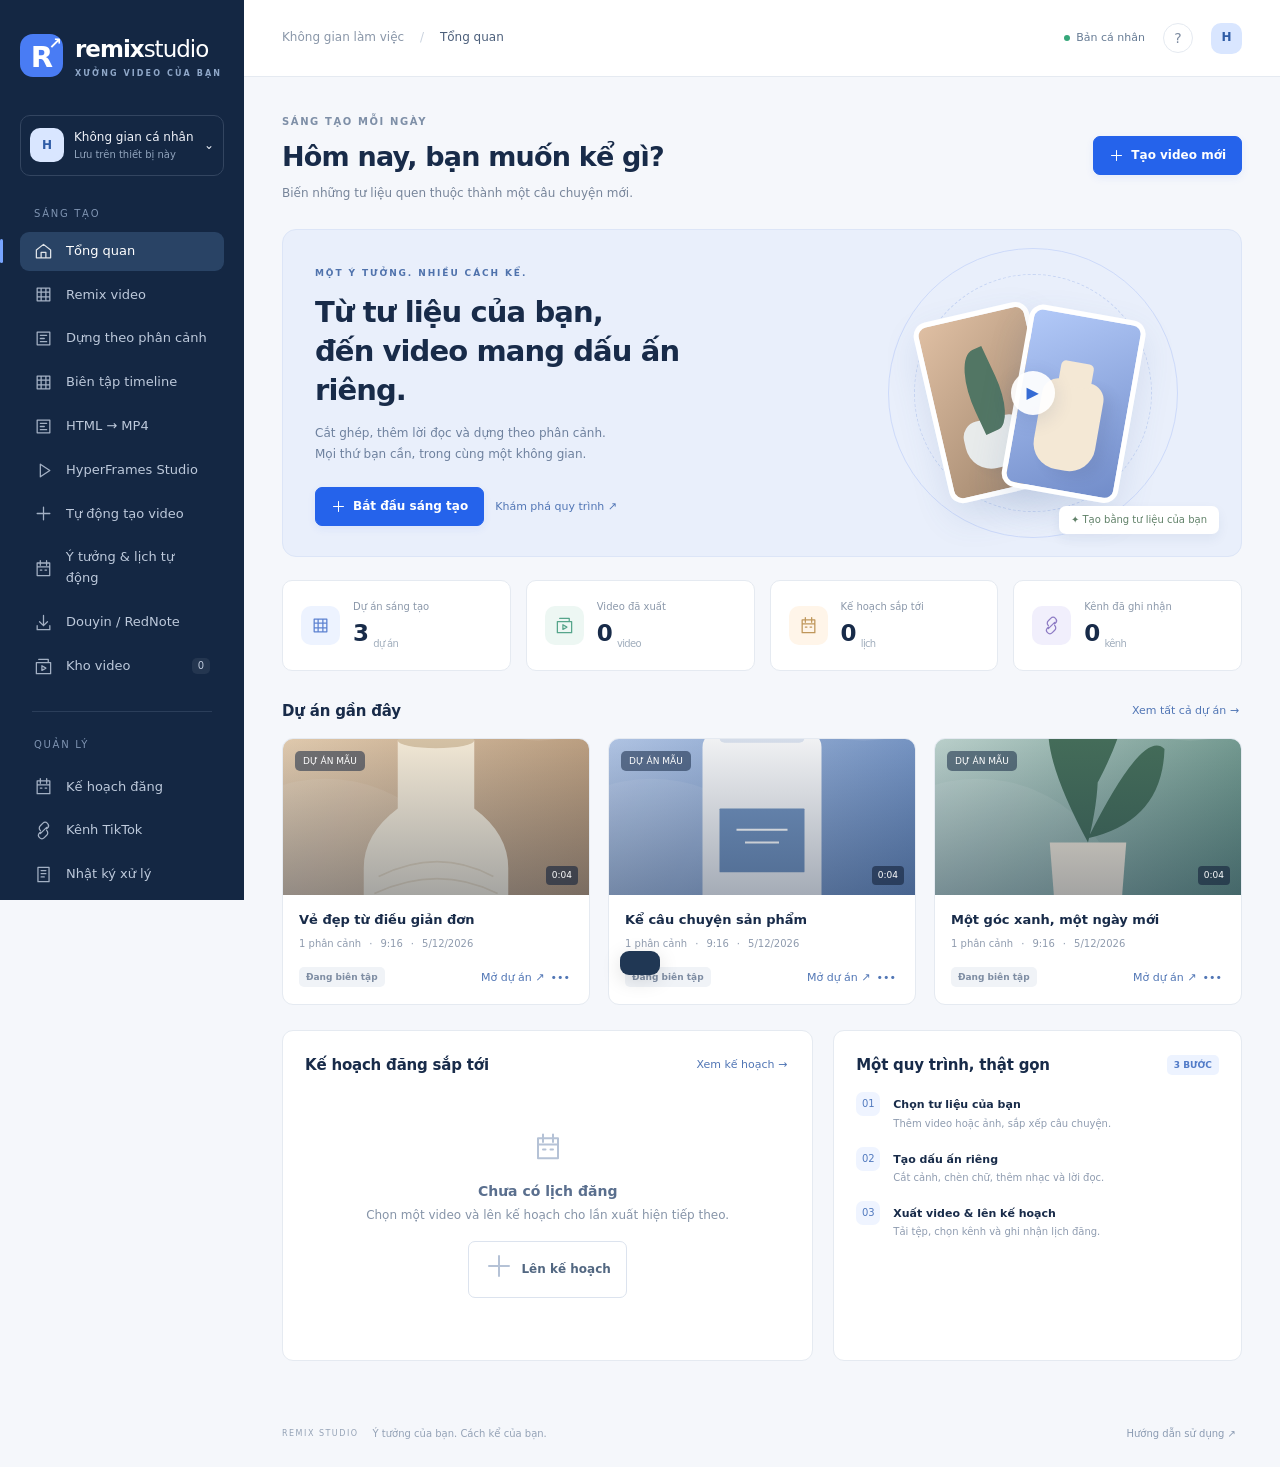
<file: index.html>
<!doctype html><html lang="vi"><head><meta charset="utf-8"><meta name="viewport" content="width=device-width, initial-scale=1"><meta name="theme-color" content="#1b3158"><title>Remix Studio — Xưởng video của bạn</title><meta name="description" content="Dựng video theo phân cảnh, cắt ghép, thêm lời đọc, quản lý kho video và kế hoạch đăng trong một không gian."><link rel="stylesheet" href="style.css"></head><body>
<aside id="sidebar"><a class="brand" href="#home"><span class="brand-mark">R<span>↗</span></span><span>remix<span class="brand-light">studio</span><small>XƯỞNG VIDEO CỦA BẠN</small></span></a><div class="workspace"><span class="avatar">H</span><div>Không gian cá nhân<small>Lưu trên thiết bị này</small></div><span>⌄</span></div><div class="nav-label">SÁNG TẠO</div><nav id="nav"></nav><div class="sidebar-bottom"><div class="privacy-dot"></div><span>Tư liệu thuộc về bạn<small>Trình duyệt & bộ render cục bộ</small></span></div></aside>
<div class="shell"><header><button class="icon mobile" id="menu" aria-label="Mở menu">☰</button><div class="breadcrumb">Không gian làm việc <span>/</span> <b id="crumb">Tổng quan</b></div><div class="header-end"><span class="local-pill"><i></i> Bản cá nhân</span><button class="icon" id="help" aria-label="Hướng dẫn sử dụng">?</button><span class="avatar small">H</span></div></header><main id="main"></main><footer>REMIX STUDIO <span>Ý tưởng của bạn. Cách kể của bạn.</span><button id="footer-help">Hướng dẫn sử dụng ↗</button></footer></div>
<dialog id="modal"><div id="modal-content"></div></dialog><div id="toast" role="status"></div><div id="busy" hidden><div><span class="eyebrow">ĐANG DỰNG VIDEO</span><h2 id="busy-title">Đang chuẩn bị tư liệu…</h2><p>Giữ tab này mở để quá trình xuất diễn ra liên tục.</p><progress id="render-progress" max="100" value="0"></progress><div class="busy-bottom"><b id="render-percent">0%</b><button class="btn" id="cancel-render">Hủy xuất</button></div></div></div>
<script src="html-studio.js"></script><script src="automation.js"></script><script src="pro-editor.js"></script><script src="pipeline.js"></script><script src="sources.js"></script><script src="hyperframes.js"></script><script src="app.js"></script></body></html>
</file>
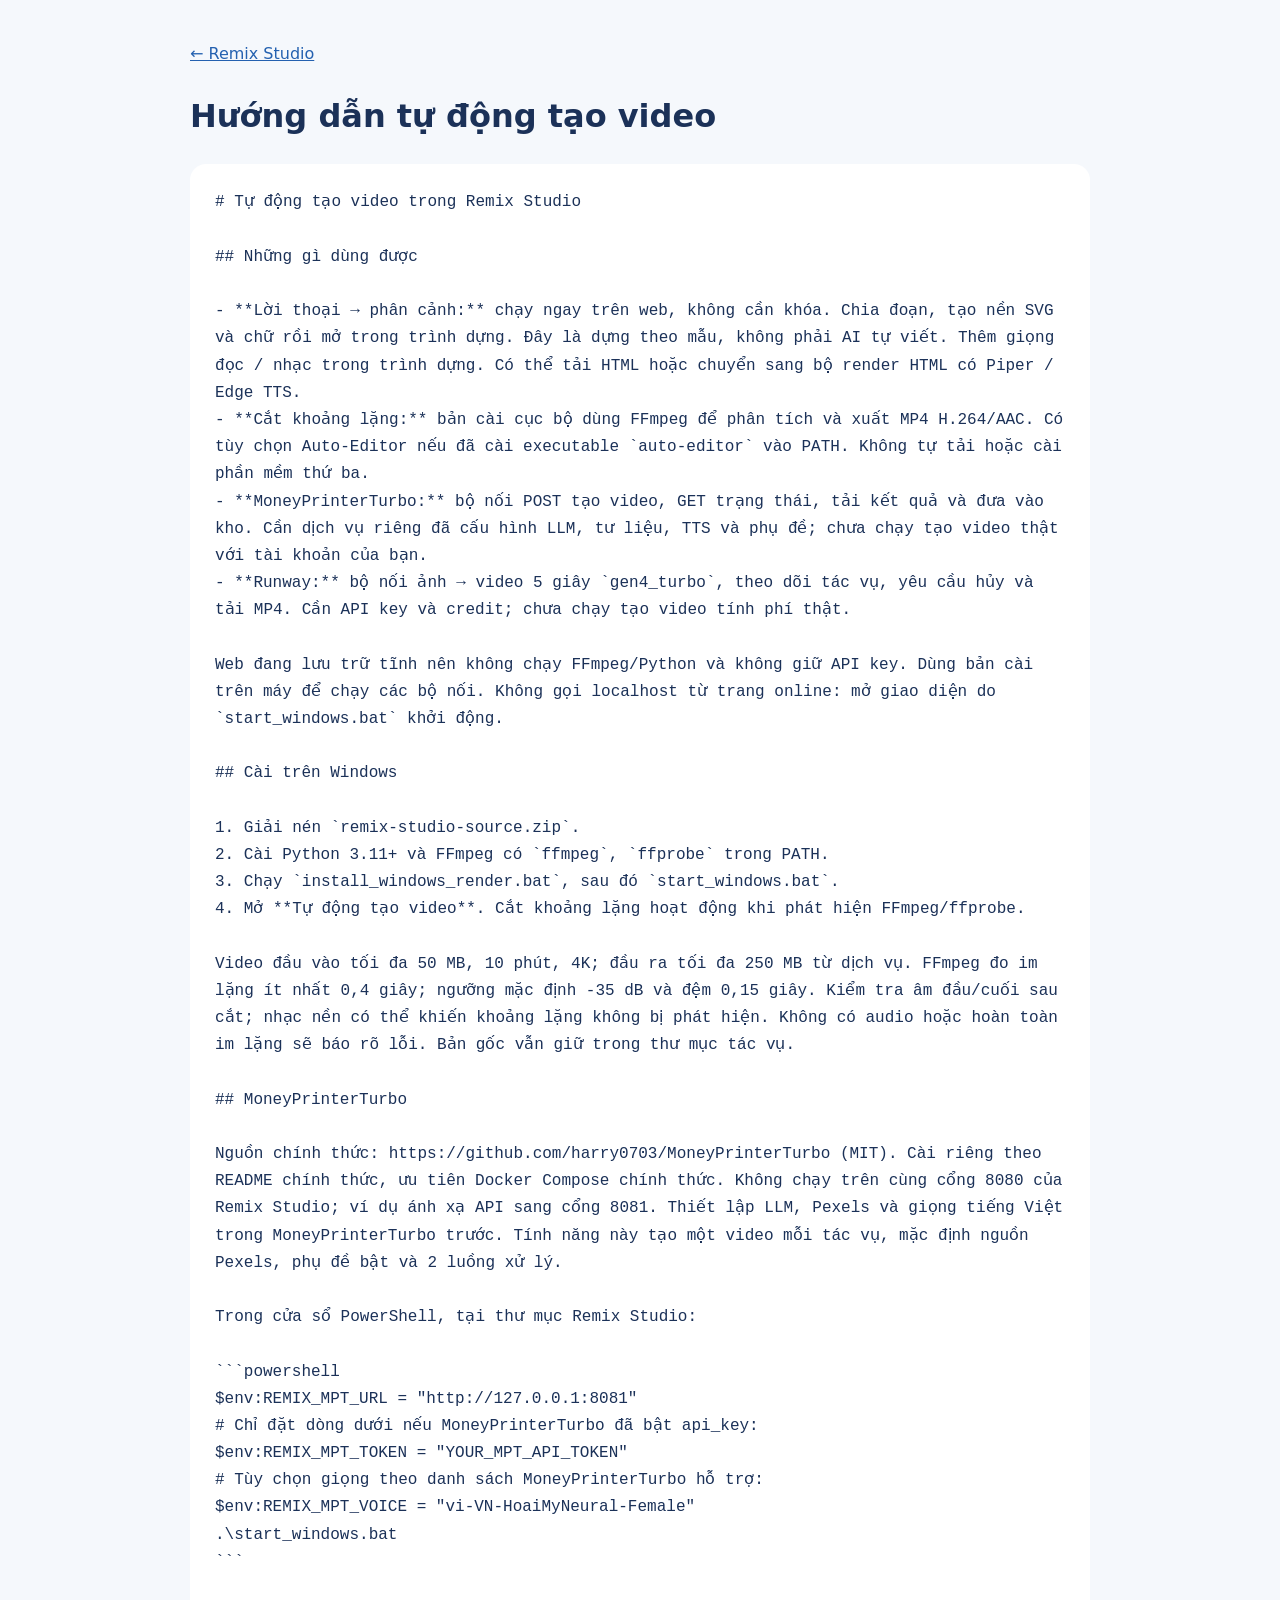
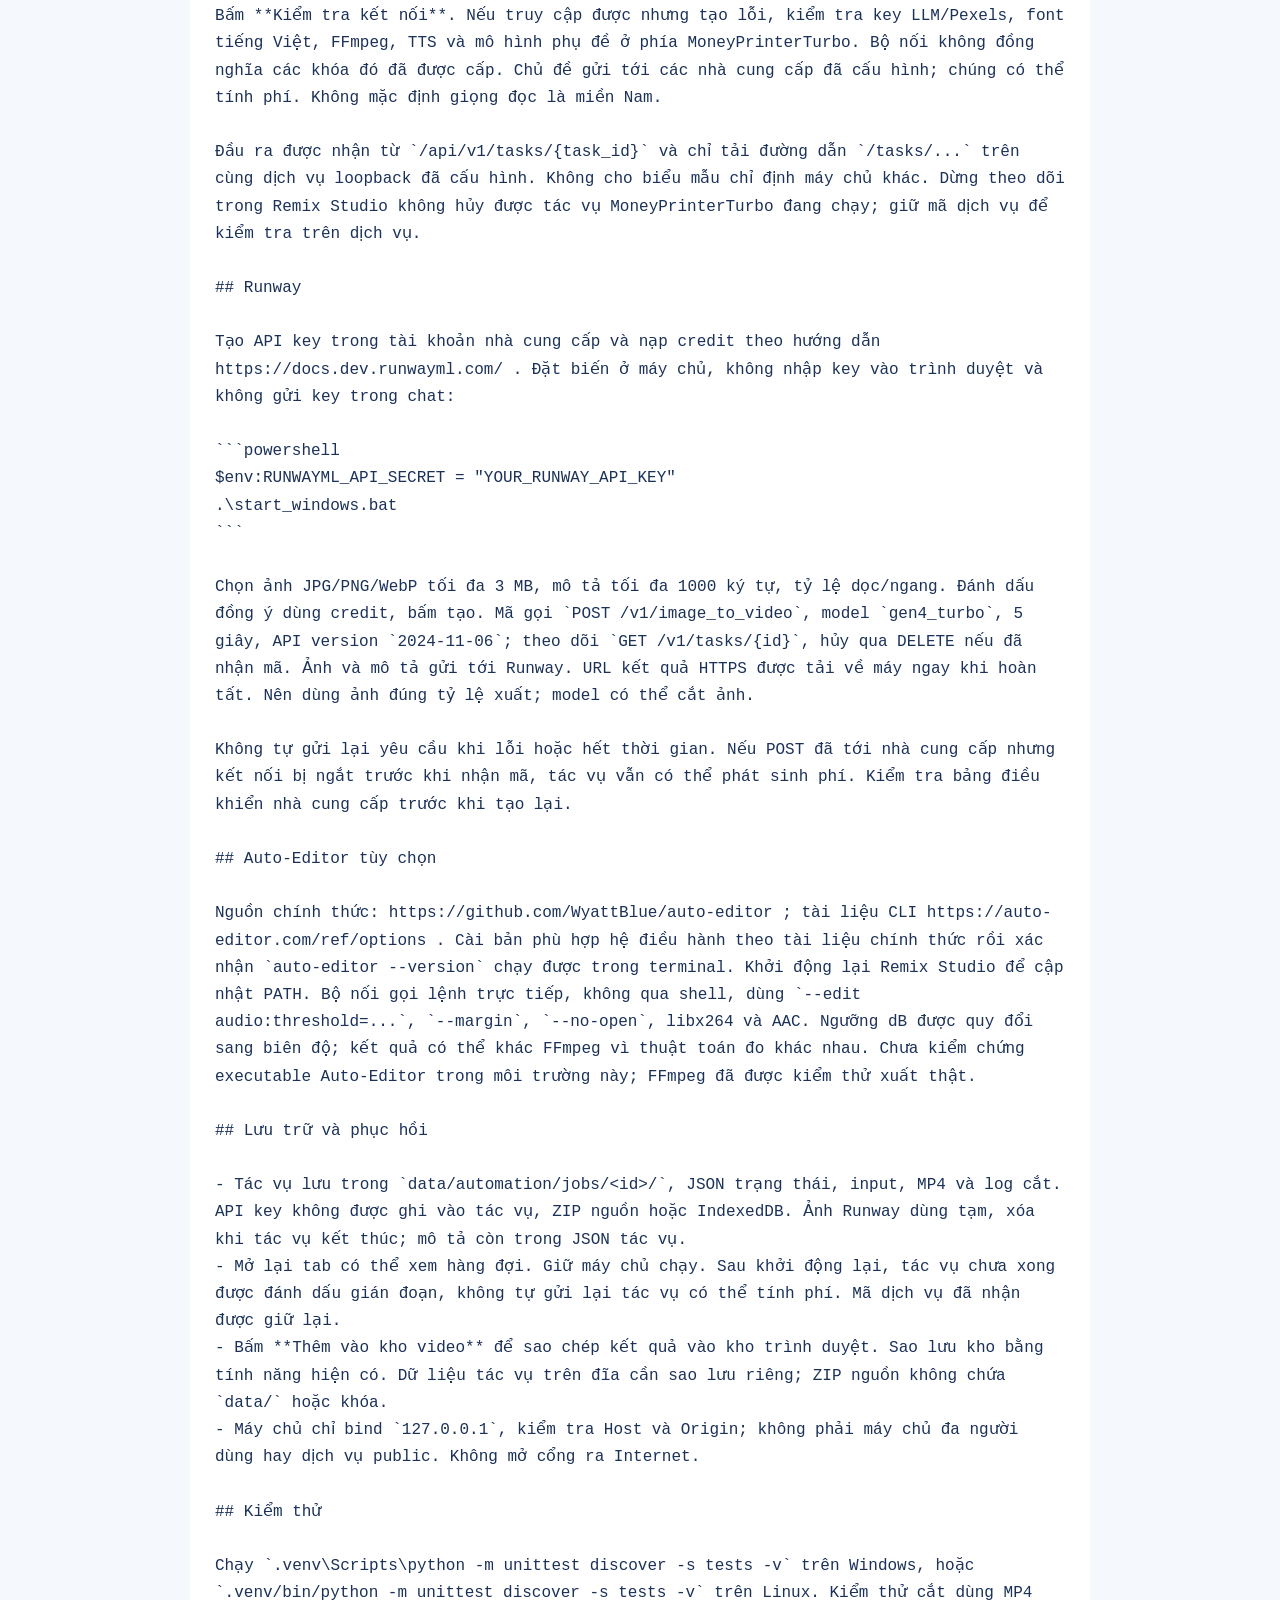
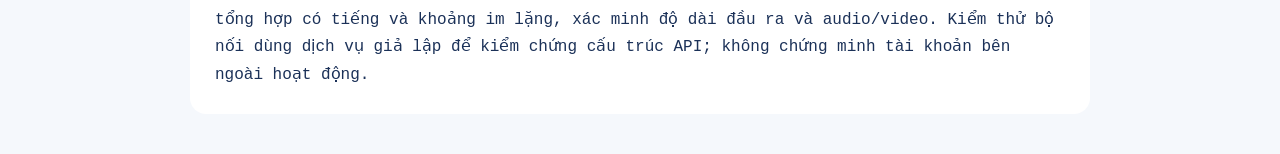
<file: automation-guide.html>
<!doctype html><html lang="vi"><meta charset="utf-8"><meta name="viewport" content="width=device-width,initial-scale=1"><title>Hướng dẫn tự động tạo video</title><style>body{font:16px/1.7 system-ui;max-width:900px;margin:40px auto;padding:0 22px;color:#1b3158;background:#f5f8fc}pre{white-space:pre-wrap;overflow-wrap:anywhere;background:white;padding:25px;border-radius:16px}a{color:#2461b0}</style><a href="index.html#automation">← Remix Studio</a><h1>Hướng dẫn tự động tạo video</h1><pre># Tự động tạo video trong Remix Studio

## Những gì dùng được

- **Lời thoại → phân cảnh:** chạy ngay trên web, không cần khóa. Chia đoạn, tạo nền SVG và chữ rồi mở trong trình dựng. Đây là dựng theo mẫu, không phải AI tự viết. Thêm giọng đọc / nhạc trong trình dựng. Có thể tải HTML hoặc chuyển sang bộ render HTML có Piper / Edge TTS.
- **Cắt khoảng lặng:** bản cài cục bộ dùng FFmpeg để phân tích và xuất MP4 H.264/AAC. Có tùy chọn Auto-Editor nếu đã cài executable `auto-editor` vào PATH. Không tự tải hoặc cài phần mềm thứ ba.
- **MoneyPrinterTurbo:** bộ nối POST tạo video, GET trạng thái, tải kết quả và đưa vào kho. Cần dịch vụ riêng đã cấu hình LLM, tư liệu, TTS và phụ đề; chưa chạy tạo video thật với tài khoản của bạn.
- **Runway:** bộ nối ảnh → video 5 giây `gen4_turbo`, theo dõi tác vụ, yêu cầu hủy và tải MP4. Cần API key và credit; chưa chạy tạo video tính phí thật.

Web đang lưu trữ tĩnh nên không chạy FFmpeg/Python và không giữ API key. Dùng bản cài trên máy để chạy các bộ nối. Không gọi localhost từ trang online: mở giao diện do `start_windows.bat` khởi động.

## Cài trên Windows

1. Giải nén `remix-studio-source.zip`.
2. Cài Python 3.11+ và FFmpeg có `ffmpeg`, `ffprobe` trong PATH.
3. Chạy `install_windows_render.bat`, sau đó `start_windows.bat`.
4. Mở **Tự động tạo video**. Cắt khoảng lặng hoạt động khi phát hiện FFmpeg/ffprobe.

Video đầu vào tối đa 50 MB, 10 phút, 4K; đầu ra tối đa 250 MB từ dịch vụ. FFmpeg đo im lặng ít nhất 0,4 giây; ngưỡng mặc định -35 dB và đệm 0,15 giây. Kiểm tra âm đầu/cuối sau cắt; nhạc nền có thể khiến khoảng lặng không bị phát hiện. Không có audio hoặc hoàn toàn im lặng sẽ báo rõ lỗi. Bản gốc vẫn giữ trong thư mục tác vụ.

## MoneyPrinterTurbo

Nguồn chính thức: https://github.com/harry0703/MoneyPrinterTurbo (MIT). Cài riêng theo README chính thức, ưu tiên Docker Compose chính thức. Không chạy trên cùng cổng 8080 của Remix Studio; ví dụ ánh xạ API sang cổng 8081. Thiết lập LLM, Pexels và giọng tiếng Việt trong MoneyPrinterTurbo trước. Tính năng này tạo một video mỗi tác vụ, mặc định nguồn Pexels, phụ đề bật và 2 luồng xử lý.

Trong cửa sổ PowerShell, tại thư mục Remix Studio:

```powershell
$env:REMIX_MPT_URL = &quot;http://127.0.0.1:8081&quot;
# Chỉ đặt dòng dưới nếu MoneyPrinterTurbo đã bật api_key:
$env:REMIX_MPT_TOKEN = &quot;YOUR_MPT_API_TOKEN&quot;
# Tùy chọn giọng theo danh sách MoneyPrinterTurbo hỗ trợ:
$env:REMIX_MPT_VOICE = &quot;vi-VN-HoaiMyNeural-Female&quot;
.\start_windows.bat
```

Bấm **Kiểm tra kết nối**. Nếu truy cập được nhưng tạo lỗi, kiểm tra key LLM/Pexels, font tiếng Việt, FFmpeg, TTS và mô hình phụ đề ở phía MoneyPrinterTurbo. Bộ nối không đồng nghĩa các khóa đó đã được cấp. Chủ đề gửi tới các nhà cung cấp đã cấu hình; chúng có thể tính phí. Không mặc định giọng đọc là miền Nam.

Đầu ra được nhận từ `/api/v1/tasks/{task_id}` và chỉ tải đường dẫn `/tasks/...` trên cùng dịch vụ loopback đã cấu hình. Không cho biểu mẫu chỉ định máy chủ khác. Dừng theo dõi trong Remix Studio không hủy được tác vụ MoneyPrinterTurbo đang chạy; giữ mã dịch vụ để kiểm tra trên dịch vụ.

## Runway

Tạo API key trong tài khoản nhà cung cấp và nạp credit theo hướng dẫn https://docs.dev.runwayml.com/ . Đặt biến ở máy chủ, không nhập key vào trình duyệt và không gửi key trong chat:

```powershell
$env:RUNWAYML_API_SECRET = &quot;YOUR_RUNWAY_API_KEY&quot;
.\start_windows.bat
```

Chọn ảnh JPG/PNG/WebP tối đa 3 MB, mô tả tối đa 1000 ký tự, tỷ lệ dọc/ngang. Đánh dấu đồng ý dùng credit, bấm tạo. Mã gọi `POST /v1/image_to_video`, model `gen4_turbo`, 5 giây, API version `2024-11-06`; theo dõi `GET /v1/tasks/{id}`, hủy qua DELETE nếu đã nhận mã. Ảnh và mô tả gửi tới Runway. URL kết quả HTTPS được tải về máy ngay khi hoàn tất. Nên dùng ảnh đúng tỷ lệ xuất; model có thể cắt ảnh.

Không tự gửi lại yêu cầu khi lỗi hoặc hết thời gian. Nếu POST đã tới nhà cung cấp nhưng kết nối bị ngắt trước khi nhận mã, tác vụ vẫn có thể phát sinh phí. Kiểm tra bảng điều khiển nhà cung cấp trước khi tạo lại.

## Auto-Editor tùy chọn

Nguồn chính thức: https://github.com/WyattBlue/auto-editor ; tài liệu CLI https://auto-editor.com/ref/options . Cài bản phù hợp hệ điều hành theo tài liệu chính thức rồi xác nhận `auto-editor --version` chạy được trong terminal. Khởi động lại Remix Studio để cập nhật PATH. Bộ nối gọi lệnh trực tiếp, không qua shell, dùng `--edit audio:threshold=...`, `--margin`, `--no-open`, libx264 và AAC. Ngưỡng dB được quy đổi sang biên độ; kết quả có thể khác FFmpeg vì thuật toán đo khác nhau. Chưa kiểm chứng executable Auto-Editor trong môi trường này; FFmpeg đã được kiểm thử xuất thật.

## Lưu trữ và phục hồi

- Tác vụ lưu trong `data/automation/jobs/&lt;id&gt;/`, JSON trạng thái, input, MP4 và log cắt. API key không được ghi vào tác vụ, ZIP nguồn hoặc IndexedDB. Ảnh Runway dùng tạm, xóa khi tác vụ kết thúc; mô tả còn trong JSON tác vụ.
- Mở lại tab có thể xem hàng đợi. Giữ máy chủ chạy. Sau khởi động lại, tác vụ chưa xong được đánh dấu gián đoạn, không tự gửi lại tác vụ có thể tính phí. Mã dịch vụ đã nhận được giữ lại.
- Bấm **Thêm vào kho video** để sao chép kết quả vào kho trình duyệt. Sao lưu kho bằng tính năng hiện có. Dữ liệu tác vụ trên đĩa cần sao lưu riêng; ZIP nguồn không chứa `data/` hoặc khóa.
- Máy chủ chỉ bind `127.0.0.1`, kiểm tra Host và Origin; không phải máy chủ đa người dùng hay dịch vụ public. Không mở cổng ra Internet.

## Kiểm thử

Chạy `.venv\Scripts\python -m unittest discover -s tests -v` trên Windows, hoặc `.venv/bin/python -m unittest discover -s tests -v` trên Linux. Kiểm thử cắt dùng MP4 tổng hợp có tiếng và khoảng im lặng, xác minh độ dài đầu ra và audio/video. Kiểm thử bộ nối dùng dịch vụ giả lập để kiểm chứng cấu trúc API; không chứng minh tài khoản bên ngoài hoạt động.
</pre></html>
</file>
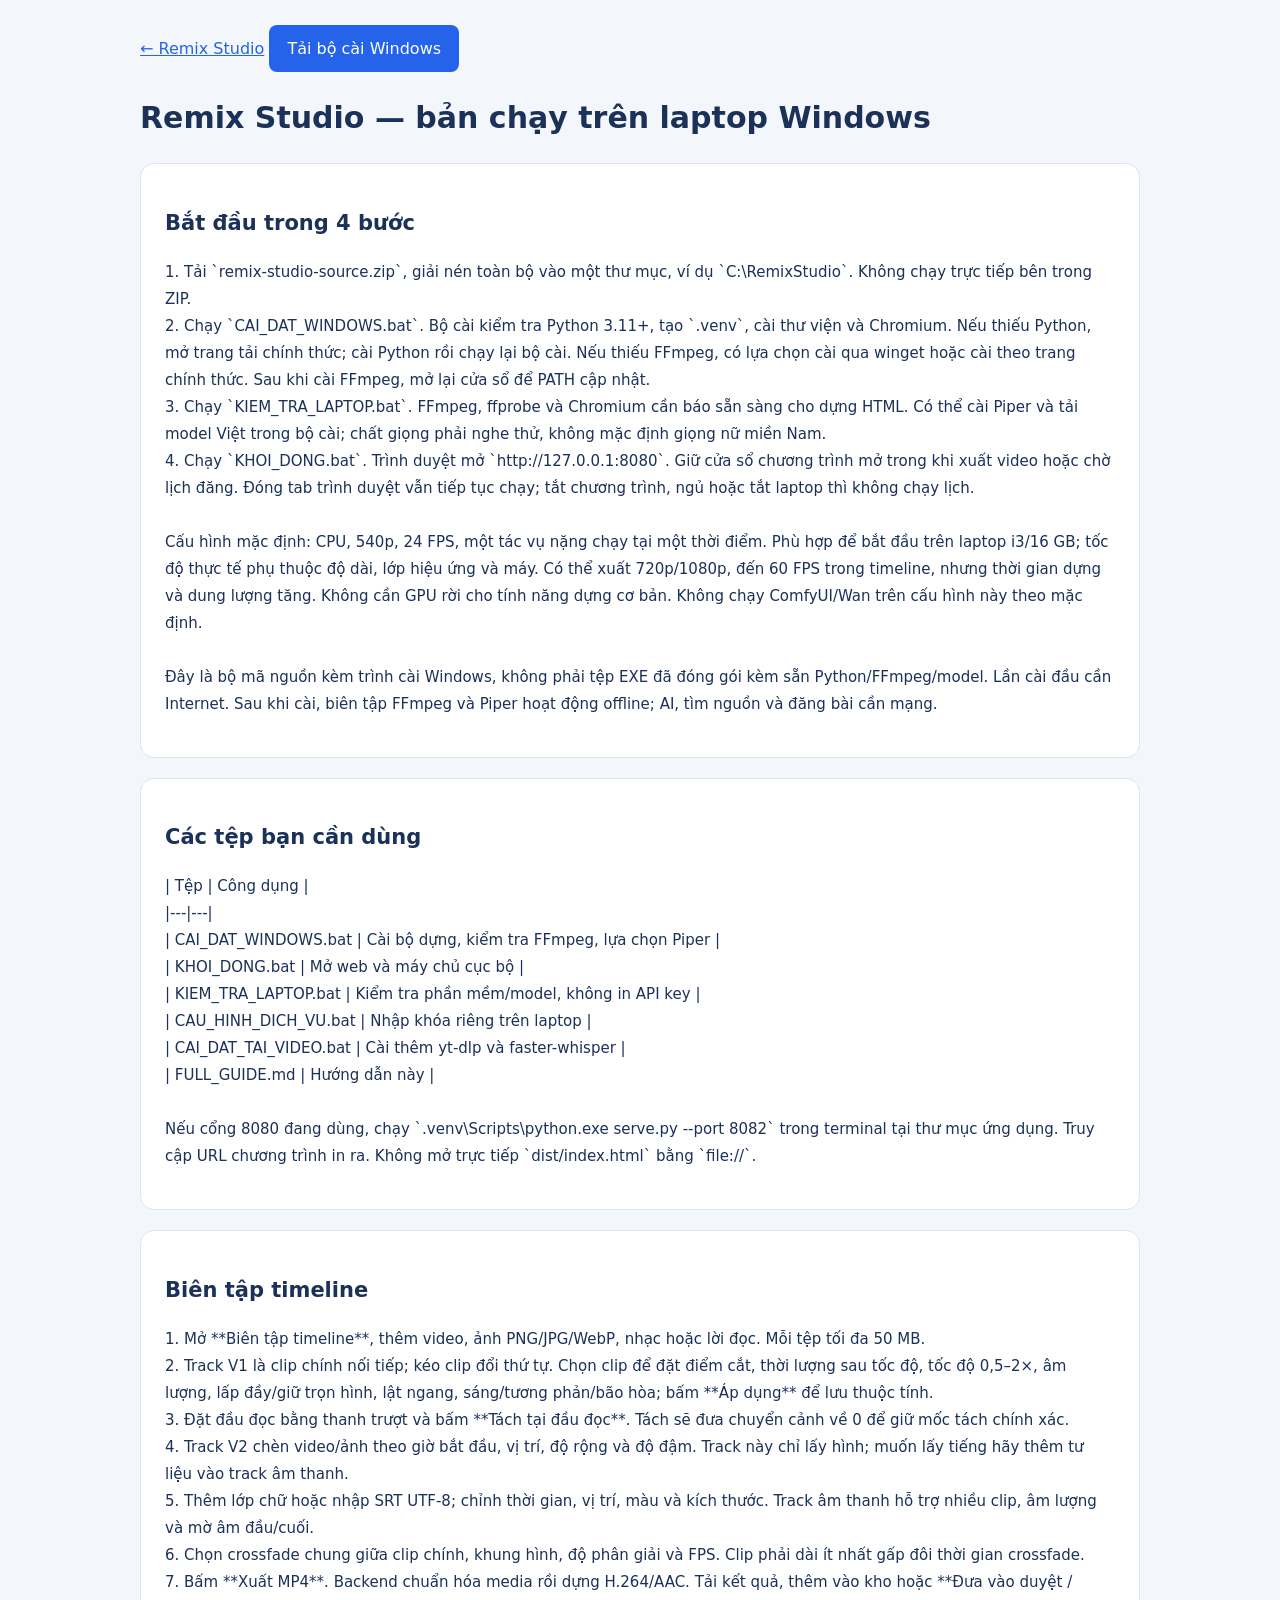
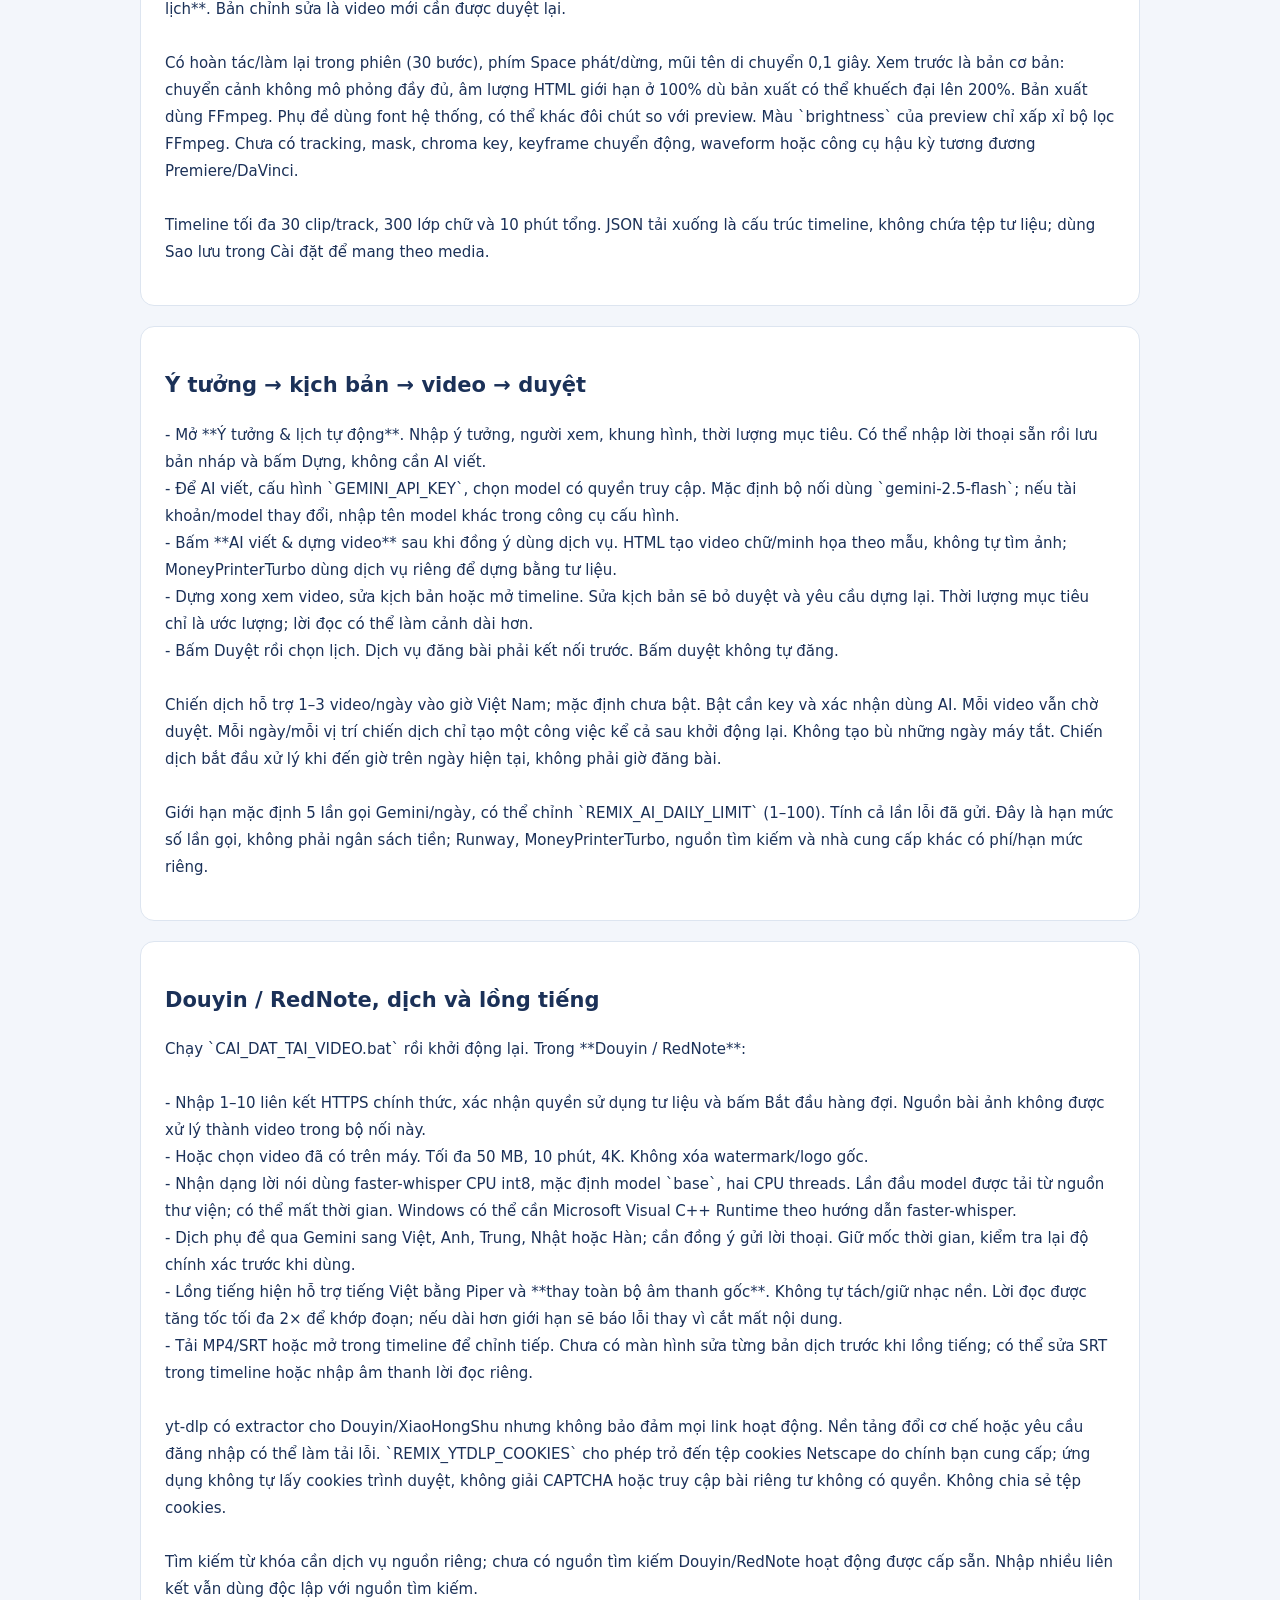
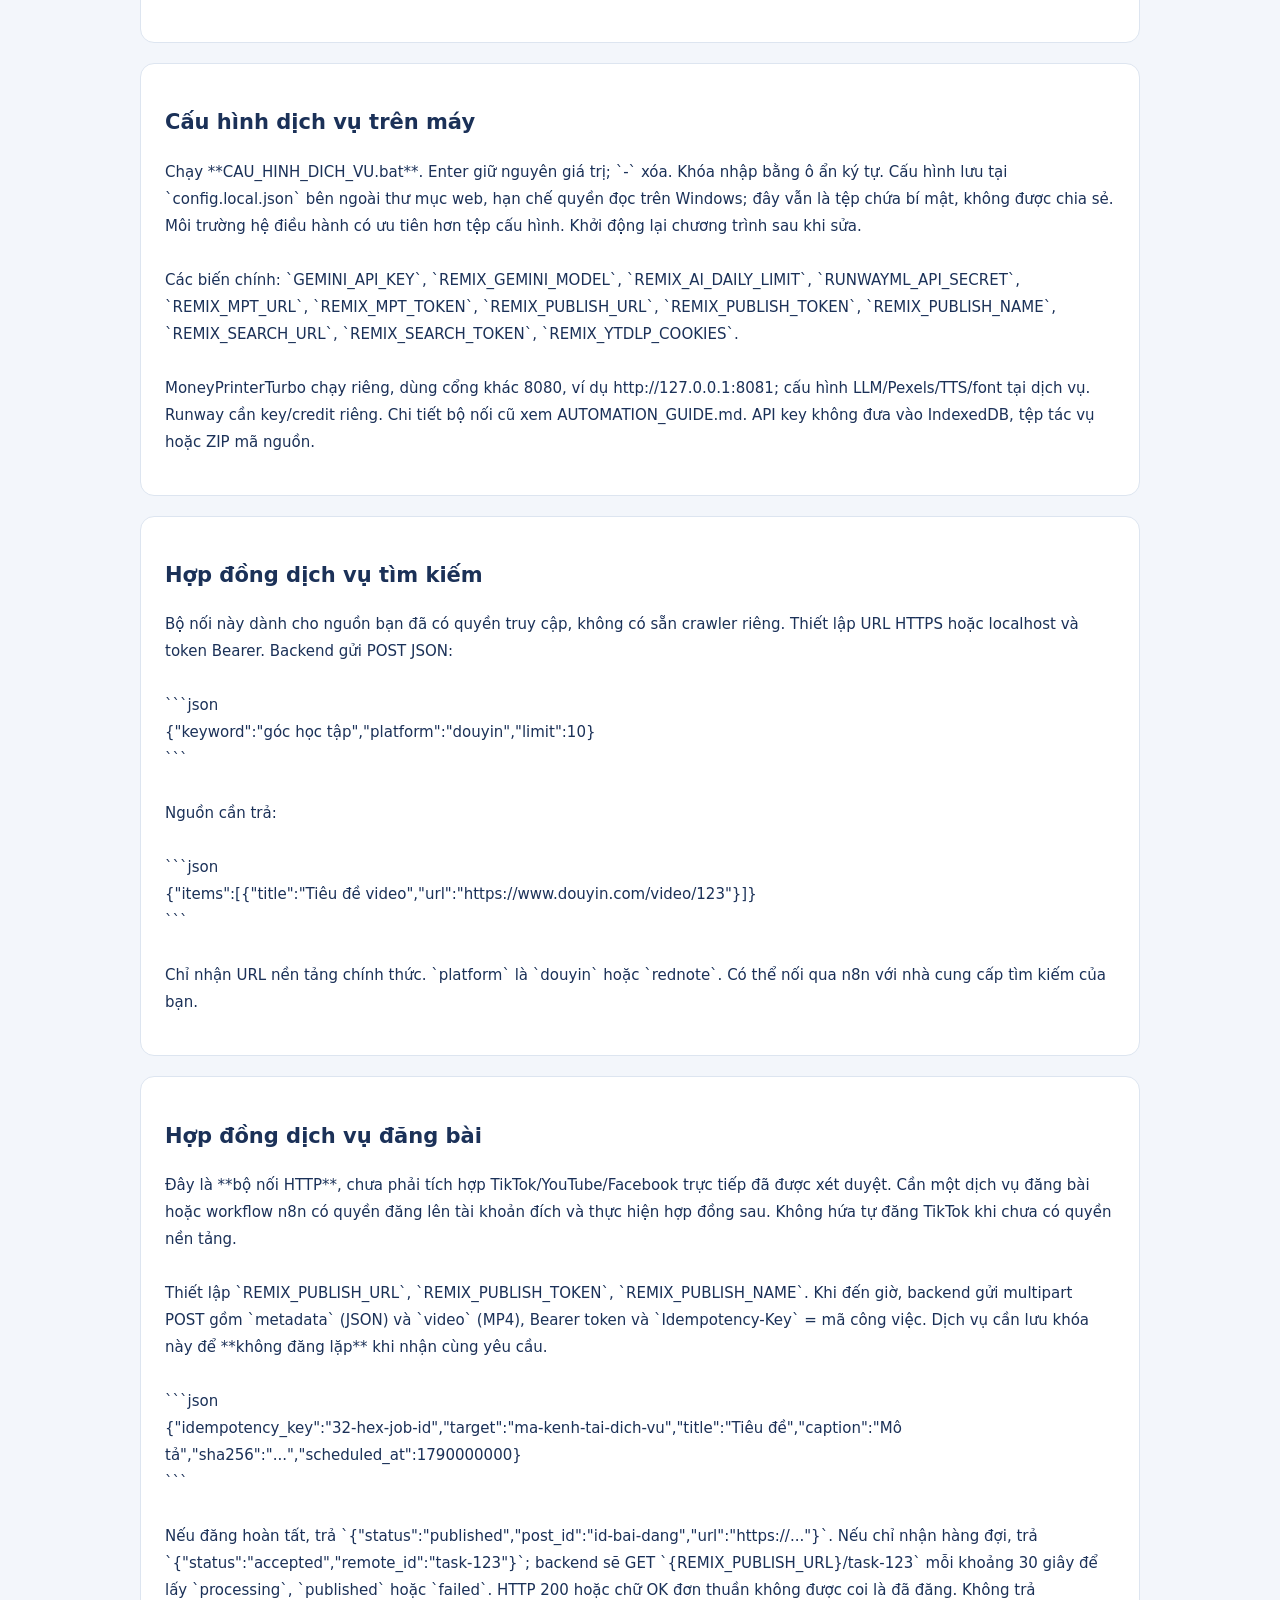
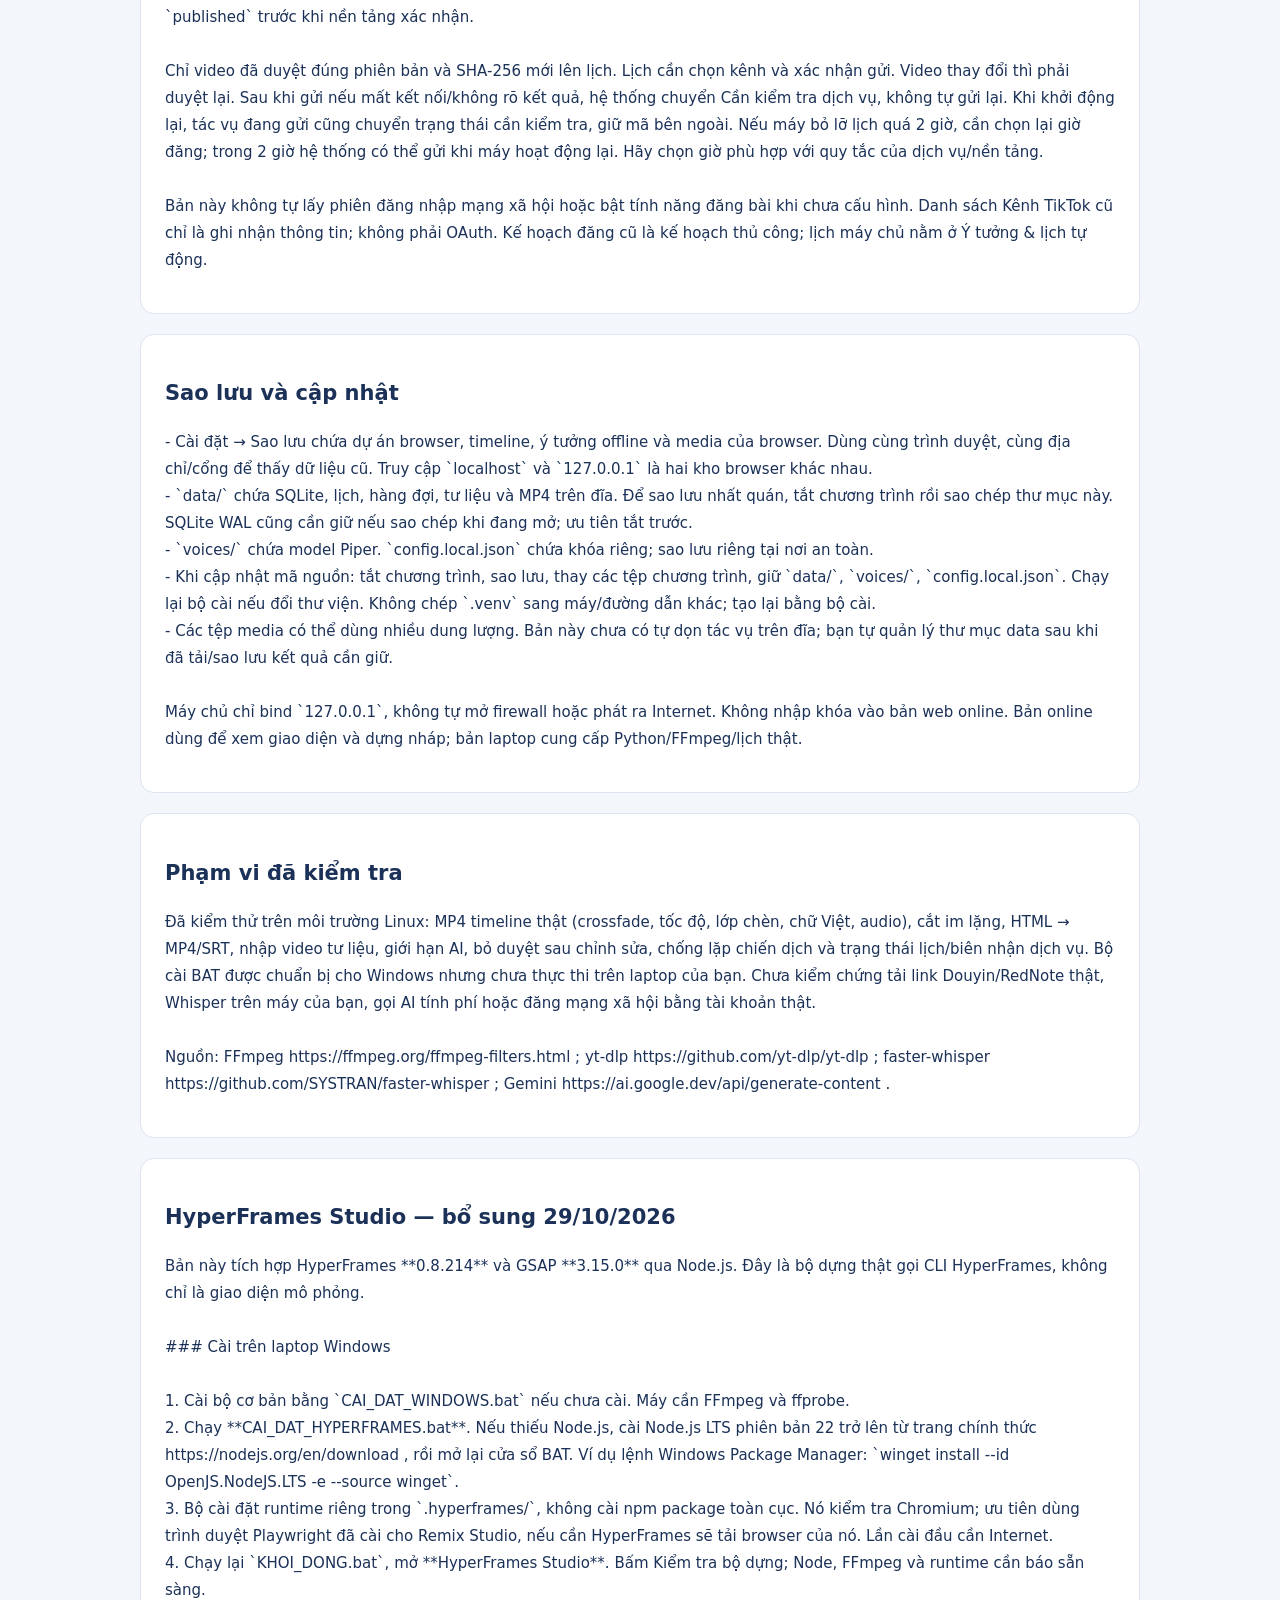
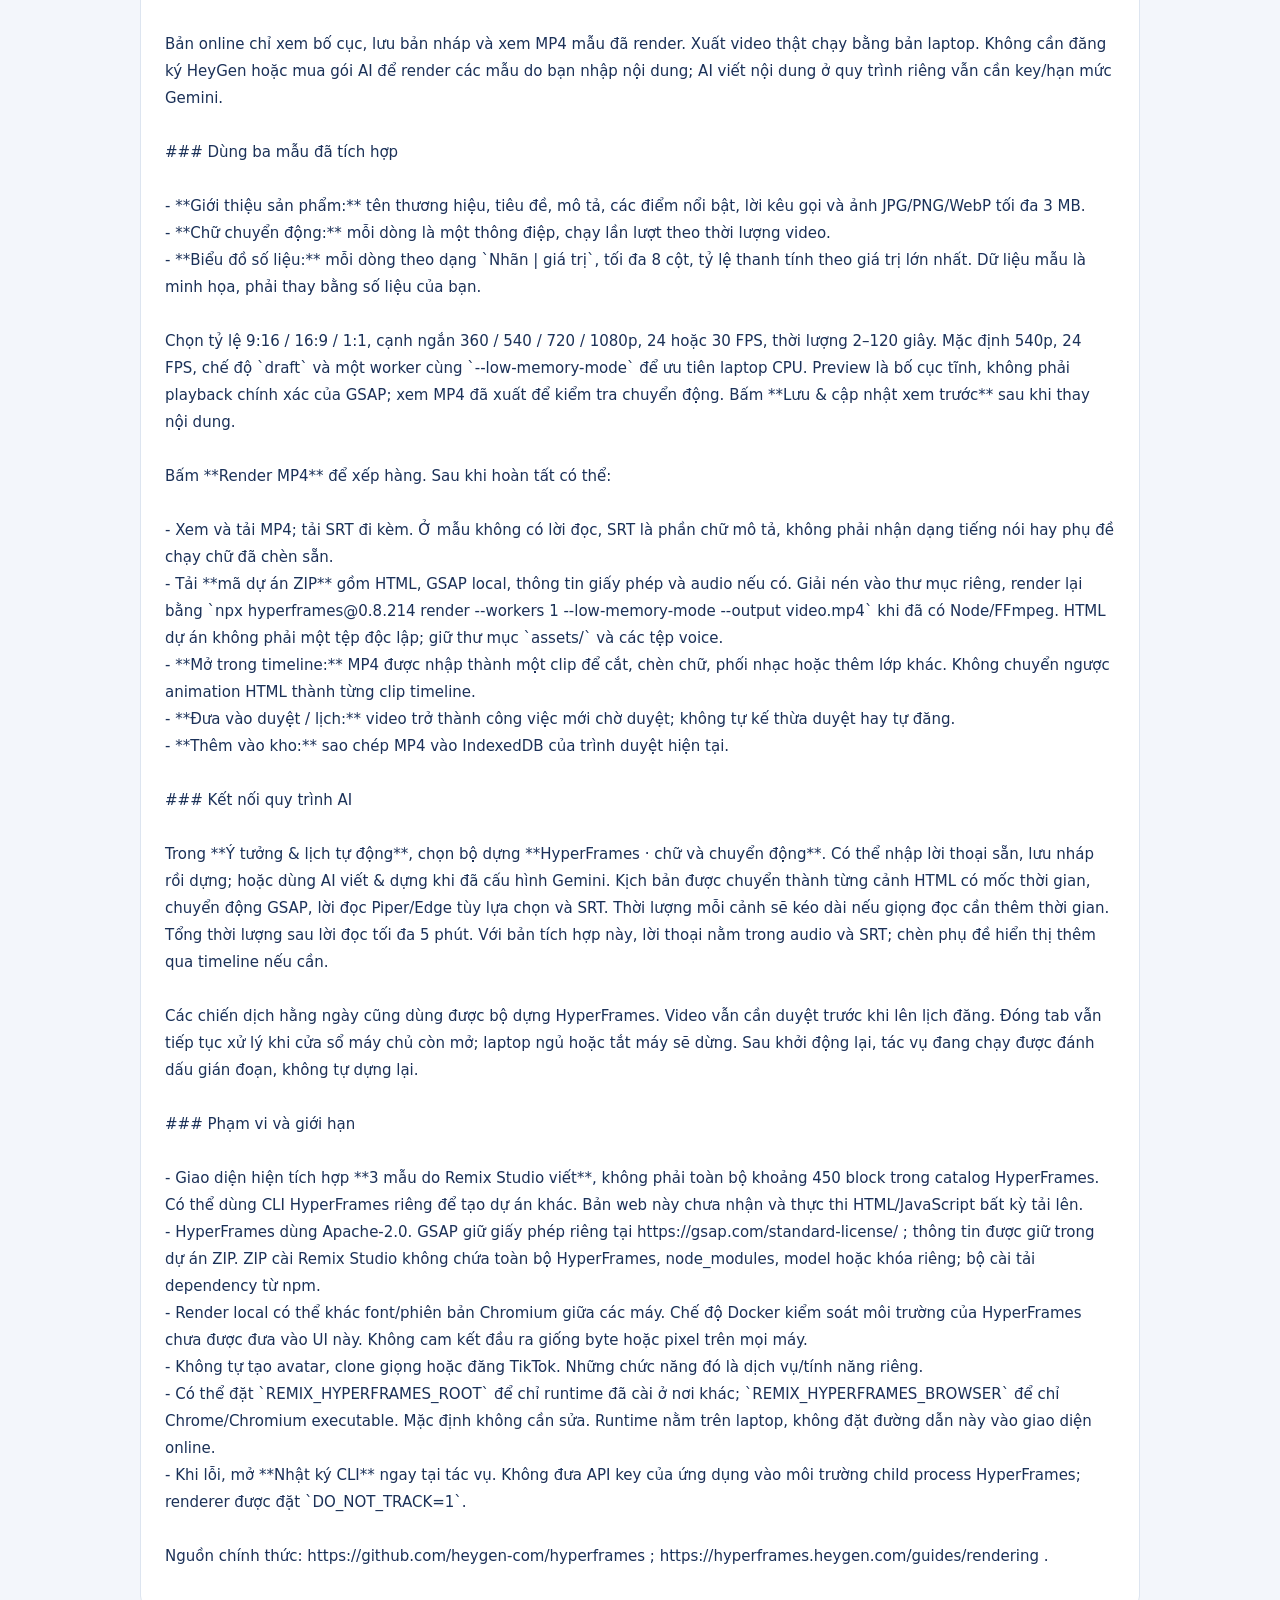
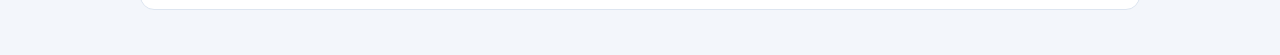
<file: full-guide.html>
<!doctype html><html lang="vi"><meta charset="utf-8"><meta name="viewport" content="width=device-width,initial-scale=1"><title>Remix Studio — Hướng dẫn laptop</title><style>body{font:16px/1.7 system-ui;color:#1b3158;background:#f3f6fb;max-width:1000px;padding:25px;margin:auto}section{background:white;border:1px solid #dde5f0;padding:24px;border-radius:14px;margin:20px 0}h1{font-size:30px}h2{font-size:21px}pre{white-space:pre-wrap;overflow-wrap:anywhere;font:15px/1.8 system-ui}a{color:#2563eb}.btn{display:inline-block;background:#2563eb;color:white;padding:10px 18px;border-radius:8px;text-decoration:none}</style><a href="index.html#pipeline">← Remix Studio</a> <a class="btn" href="remix-studio-source.zip" download>Tải bộ cài Windows</a><h1>Remix Studio — bản chạy trên laptop Windows</h1><section><h2>Bắt đầu trong 4 bước</h2><pre>1. Tải `remix-studio-source.zip`, giải nén toàn bộ vào một thư mục, ví dụ `C:\RemixStudio`. Không chạy trực tiếp bên trong ZIP.
2. Chạy `CAI_DAT_WINDOWS.bat`. Bộ cài kiểm tra Python 3.11+, tạo `.venv`, cài thư viện và Chromium. Nếu thiếu Python, mở trang tải chính thức; cài Python rồi chạy lại bộ cài. Nếu thiếu FFmpeg, có lựa chọn cài qua winget hoặc cài theo trang chính thức. Sau khi cài FFmpeg, mở lại cửa sổ để PATH cập nhật.
3. Chạy `KIEM_TRA_LAPTOP.bat`. FFmpeg, ffprobe và Chromium cần báo sẵn sàng cho dựng HTML. Có thể cài Piper và tải model Việt trong bộ cài; chất giọng phải nghe thử, không mặc định giọng nữ miền Nam.
4. Chạy `KHOI_DONG.bat`. Trình duyệt mở `http://127.0.0.1:8080`. Giữ cửa sổ chương trình mở trong khi xuất video hoặc chờ lịch đăng. Đóng tab trình duyệt vẫn tiếp tục chạy; tắt chương trình, ngủ hoặc tắt laptop thì không chạy lịch.

Cấu hình mặc định: CPU, 540p, 24 FPS, một tác vụ nặng chạy tại một thời điểm. Phù hợp để bắt đầu trên laptop i3/16 GB; tốc độ thực tế phụ thuộc độ dài, lớp hiệu ứng và máy. Có thể xuất 720p/1080p, đến 60 FPS trong timeline, nhưng thời gian dựng và dung lượng tăng. Không cần GPU rời cho tính năng dựng cơ bản. Không chạy ComfyUI/Wan trên cấu hình này theo mặc định.

Đây là bộ mã nguồn kèm trình cài Windows, không phải tệp EXE đã đóng gói kèm sẵn Python/FFmpeg/model. Lần cài đầu cần Internet. Sau khi cài, biên tập FFmpeg và Piper hoạt động offline; AI, tìm nguồn và đăng bài cần mạng.</pre></section><section><h2>Các tệp bạn cần dùng</h2><pre>| Tệp | Công dụng |
|---|---|
| CAI_DAT_WINDOWS.bat | Cài bộ dựng, kiểm tra FFmpeg, lựa chọn Piper |
| KHOI_DONG.bat | Mở web và máy chủ cục bộ |
| KIEM_TRA_LAPTOP.bat | Kiểm tra phần mềm/model, không in API key |
| CAU_HINH_DICH_VU.bat | Nhập khóa riêng trên laptop |
| CAI_DAT_TAI_VIDEO.bat | Cài thêm yt-dlp và faster-whisper |
| FULL_GUIDE.md | Hướng dẫn này |

Nếu cổng 8080 đang dùng, chạy `.venv\Scripts\python.exe serve.py --port 8082` trong terminal tại thư mục ứng dụng. Truy cập URL chương trình in ra. Không mở trực tiếp `dist/index.html` bằng `file://`.</pre></section><section><h2>Biên tập timeline</h2><pre>1. Mở **Biên tập timeline**, thêm video, ảnh PNG/JPG/WebP, nhạc hoặc lời đọc. Mỗi tệp tối đa 50 MB.
2. Track V1 là clip chính nối tiếp; kéo clip đổi thứ tự. Chọn clip để đặt điểm cắt, thời lượng sau tốc độ, tốc độ 0,5–2×, âm lượng, lấp đầy/giữ trọn hình, lật ngang, sáng/tương phản/bão hòa; bấm **Áp dụng** để lưu thuộc tính.
3. Đặt đầu đọc bằng thanh trượt và bấm **Tách tại đầu đọc**. Tách sẽ đưa chuyển cảnh về 0 để giữ mốc tách chính xác.
4. Track V2 chèn video/ảnh theo giờ bắt đầu, vị trí, độ rộng và độ đậm. Track này chỉ lấy hình; muốn lấy tiếng hãy thêm tư liệu vào track âm thanh.
5. Thêm lớp chữ hoặc nhập SRT UTF-8; chỉnh thời gian, vị trí, màu và kích thước. Track âm thanh hỗ trợ nhiều clip, âm lượng và mờ âm đầu/cuối.
6. Chọn crossfade chung giữa clip chính, khung hình, độ phân giải và FPS. Clip phải dài ít nhất gấp đôi thời gian crossfade.
7. Bấm **Xuất MP4**. Backend chuẩn hóa media rồi dựng H.264/AAC. Tải kết quả, thêm vào kho hoặc **Đưa vào duyệt / lịch**. Bản chỉnh sửa là video mới cần được duyệt lại.

Có hoàn tác/làm lại trong phiên (30 bước), phím Space phát/dừng, mũi tên di chuyển 0,1 giây. Xem trước là bản cơ bản: chuyển cảnh không mô phỏng đầy đủ, âm lượng HTML giới hạn ở 100% dù bản xuất có thể khuếch đại lên 200%. Bản xuất dùng FFmpeg. Phụ đề dùng font hệ thống, có thể khác đôi chút so với preview. Màu `brightness` của preview chỉ xấp xỉ bộ lọc FFmpeg. Chưa có tracking, mask, chroma key, keyframe chuyển động, waveform hoặc công cụ hậu kỳ tương đương Premiere/DaVinci.

Timeline tối đa 30 clip/track, 300 lớp chữ và 10 phút tổng. JSON tải xuống là cấu trúc timeline, không chứa tệp tư liệu; dùng Sao lưu trong Cài đặt để mang theo media.</pre></section><section><h2>Ý tưởng → kịch bản → video → duyệt</h2><pre>- Mở **Ý tưởng &amp; lịch tự động**. Nhập ý tưởng, người xem, khung hình, thời lượng mục tiêu. Có thể nhập lời thoại sẵn rồi lưu bản nháp và bấm Dựng, không cần AI viết.
- Để AI viết, cấu hình `GEMINI_API_KEY`, chọn model có quyền truy cập. Mặc định bộ nối dùng `gemini-2.5-flash`; nếu tài khoản/model thay đổi, nhập tên model khác trong công cụ cấu hình.
- Bấm **AI viết &amp; dựng video** sau khi đồng ý dùng dịch vụ. HTML tạo video chữ/minh họa theo mẫu, không tự tìm ảnh; MoneyPrinterTurbo dùng dịch vụ riêng để dựng bằng tư liệu.
- Dựng xong xem video, sửa kịch bản hoặc mở timeline. Sửa kịch bản sẽ bỏ duyệt và yêu cầu dựng lại. Thời lượng mục tiêu chỉ là ước lượng; lời đọc có thể làm cảnh dài hơn.
- Bấm Duyệt rồi chọn lịch. Dịch vụ đăng bài phải kết nối trước. Bấm duyệt không tự đăng.

Chiến dịch hỗ trợ 1–3 video/ngày vào giờ Việt Nam; mặc định chưa bật. Bật cần key và xác nhận dùng AI. Mỗi video vẫn chờ duyệt. Mỗi ngày/mỗi vị trí chiến dịch chỉ tạo một công việc kể cả sau khởi động lại. Không tạo bù những ngày máy tắt. Chiến dịch bắt đầu xử lý khi đến giờ trên ngày hiện tại, không phải giờ đăng bài.

Giới hạn mặc định 5 lần gọi Gemini/ngày, có thể chỉnh `REMIX_AI_DAILY_LIMIT` (1–100). Tính cả lần lỗi đã gửi. Đây là hạn mức số lần gọi, không phải ngân sách tiền; Runway, MoneyPrinterTurbo, nguồn tìm kiếm và nhà cung cấp khác có phí/hạn mức riêng.</pre></section><section><h2>Douyin / RedNote, dịch và lồng tiếng</h2><pre>Chạy `CAI_DAT_TAI_VIDEO.bat` rồi khởi động lại. Trong **Douyin / RedNote**:

- Nhập 1–10 liên kết HTTPS chính thức, xác nhận quyền sử dụng tư liệu và bấm Bắt đầu hàng đợi. Nguồn bài ảnh không được xử lý thành video trong bộ nối này.
- Hoặc chọn video đã có trên máy. Tối đa 50 MB, 10 phút, 4K. Không xóa watermark/logo gốc.
- Nhận dạng lời nói dùng faster-whisper CPU int8, mặc định model `base`, hai CPU threads. Lần đầu model được tải từ nguồn thư viện; có thể mất thời gian. Windows có thể cần Microsoft Visual C++ Runtime theo hướng dẫn faster-whisper.
- Dịch phụ đề qua Gemini sang Việt, Anh, Trung, Nhật hoặc Hàn; cần đồng ý gửi lời thoại. Giữ mốc thời gian, kiểm tra lại độ chính xác trước khi dùng.
- Lồng tiếng hiện hỗ trợ tiếng Việt bằng Piper và **thay toàn bộ âm thanh gốc**. Không tự tách/giữ nhạc nền. Lời đọc được tăng tốc tối đa 2× để khớp đoạn; nếu dài hơn giới hạn sẽ báo lỗi thay vì cắt mất nội dung.
- Tải MP4/SRT hoặc mở trong timeline để chỉnh tiếp. Chưa có màn hình sửa từng bản dịch trước khi lồng tiếng; có thể sửa SRT trong timeline hoặc nhập âm thanh lời đọc riêng.

yt-dlp có extractor cho Douyin/XiaoHongShu nhưng không bảo đảm mọi link hoạt động. Nền tảng đổi cơ chế hoặc yêu cầu đăng nhập có thể làm tải lỗi. `REMIX_YTDLP_COOKIES` cho phép trỏ đến tệp cookies Netscape do chính bạn cung cấp; ứng dụng không tự lấy cookies trình duyệt, không giải CAPTCHA hoặc truy cập bài riêng tư không có quyền. Không chia sẻ tệp cookies.

Tìm kiếm từ khóa cần dịch vụ nguồn riêng; chưa có nguồn tìm kiếm Douyin/RedNote hoạt động được cấp sẵn. Nhập nhiều liên kết vẫn dùng độc lập với nguồn tìm kiếm.</pre></section><section><h2>Cấu hình dịch vụ trên máy</h2><pre>Chạy **CAU_HINH_DICH_VU.bat**. Enter giữ nguyên giá trị; `-` xóa. Khóa nhập bằng ô ẩn ký tự. Cấu hình lưu tại `config.local.json` bên ngoài thư mục web, hạn chế quyền đọc trên Windows; đây vẫn là tệp chứa bí mật, không được chia sẻ. Môi trường hệ điều hành có ưu tiên hơn tệp cấu hình. Khởi động lại chương trình sau khi sửa.

Các biến chính: `GEMINI_API_KEY`, `REMIX_GEMINI_MODEL`, `REMIX_AI_DAILY_LIMIT`, `RUNWAYML_API_SECRET`, `REMIX_MPT_URL`, `REMIX_MPT_TOKEN`, `REMIX_PUBLISH_URL`, `REMIX_PUBLISH_TOKEN`, `REMIX_PUBLISH_NAME`, `REMIX_SEARCH_URL`, `REMIX_SEARCH_TOKEN`, `REMIX_YTDLP_COOKIES`.

MoneyPrinterTurbo chạy riêng, dùng cổng khác 8080, ví dụ http://127.0.0.1:8081; cấu hình LLM/Pexels/TTS/font tại dịch vụ. Runway cần key/credit riêng. Chi tiết bộ nối cũ xem AUTOMATION_GUIDE.md. API key không đưa vào IndexedDB, tệp tác vụ hoặc ZIP mã nguồn.</pre></section><section><h2>Hợp đồng dịch vụ tìm kiếm</h2><pre>Bộ nối này dành cho nguồn bạn đã có quyền truy cập, không có sẵn crawler riêng. Thiết lập URL HTTPS hoặc localhost và token Bearer. Backend gửi POST JSON:

```json
{&quot;keyword&quot;:&quot;góc học tập&quot;,&quot;platform&quot;:&quot;douyin&quot;,&quot;limit&quot;:10}
```

Nguồn cần trả:

```json
{&quot;items&quot;:[{&quot;title&quot;:&quot;Tiêu đề video&quot;,&quot;url&quot;:&quot;https://www.douyin.com/video/123&quot;}]}
```

Chỉ nhận URL nền tảng chính thức. `platform` là `douyin` hoặc `rednote`. Có thể nối qua n8n với nhà cung cấp tìm kiếm của bạn.</pre></section><section><h2>Hợp đồng dịch vụ đăng bài</h2><pre>Đây là **bộ nối HTTP**, chưa phải tích hợp TikTok/YouTube/Facebook trực tiếp đã được xét duyệt. Cần một dịch vụ đăng bài hoặc workflow n8n có quyền đăng lên tài khoản đích và thực hiện hợp đồng sau. Không hứa tự đăng TikTok khi chưa có quyền nền tảng.

Thiết lập `REMIX_PUBLISH_URL`, `REMIX_PUBLISH_TOKEN`, `REMIX_PUBLISH_NAME`. Khi đến giờ, backend gửi multipart POST gồm `metadata` (JSON) và `video` (MP4), Bearer token và `Idempotency-Key` = mã công việc. Dịch vụ cần lưu khóa này để **không đăng lặp** khi nhận cùng yêu cầu.

```json
{&quot;idempotency_key&quot;:&quot;32-hex-job-id&quot;,&quot;target&quot;:&quot;ma-kenh-tai-dich-vu&quot;,&quot;title&quot;:&quot;Tiêu đề&quot;,&quot;caption&quot;:&quot;Mô tả&quot;,&quot;sha256&quot;:&quot;...&quot;,&quot;scheduled_at&quot;:1790000000}
```

Nếu đăng hoàn tất, trả `{&quot;status&quot;:&quot;published&quot;,&quot;post_id&quot;:&quot;id-bai-dang&quot;,&quot;url&quot;:&quot;https://...&quot;}`. Nếu chỉ nhận hàng đợi, trả `{&quot;status&quot;:&quot;accepted&quot;,&quot;remote_id&quot;:&quot;task-123&quot;}`; backend sẽ GET `{REMIX_PUBLISH_URL}/task-123` mỗi khoảng 30 giây để lấy `processing`, `published` hoặc `failed`. HTTP 200 hoặc chữ OK đơn thuần không được coi là đã đăng. Không trả `published` trước khi nền tảng xác nhận.

Chỉ video đã duyệt đúng phiên bản và SHA-256 mới lên lịch. Lịch cần chọn kênh và xác nhận gửi. Video thay đổi thì phải duyệt lại. Sau khi gửi nếu mất kết nối/không rõ kết quả, hệ thống chuyển Cần kiểm tra dịch vụ, không tự gửi lại. Khi khởi động lại, tác vụ đang gửi cũng chuyển trạng thái cần kiểm tra, giữ mã bên ngoài. Nếu máy bỏ lỡ lịch quá 2 giờ, cần chọn lại giờ đăng; trong 2 giờ hệ thống có thể gửi khi máy hoạt động lại. Hãy chọn giờ phù hợp với quy tắc của dịch vụ/nền tảng.

Bản này không tự lấy phiên đăng nhập mạng xã hội hoặc bật tính năng đăng bài khi chưa cấu hình. Danh sách Kênh TikTok cũ chỉ là ghi nhận thông tin; không phải OAuth. Kế hoạch đăng cũ là kế hoạch thủ công; lịch máy chủ nằm ở Ý tưởng &amp; lịch tự động.</pre></section><section><h2>Sao lưu và cập nhật</h2><pre>- Cài đặt → Sao lưu chứa dự án browser, timeline, ý tưởng offline và media của browser. Dùng cùng trình duyệt, cùng địa chỉ/cổng để thấy dữ liệu cũ. Truy cập `localhost` và `127.0.0.1` là hai kho browser khác nhau.
- `data/` chứa SQLite, lịch, hàng đợi, tư liệu và MP4 trên đĩa. Để sao lưu nhất quán, tắt chương trình rồi sao chép thư mục này. SQLite WAL cũng cần giữ nếu sao chép khi đang mở; ưu tiên tắt trước.
- `voices/` chứa model Piper. `config.local.json` chứa khóa riêng; sao lưu riêng tại nơi an toàn.
- Khi cập nhật mã nguồn: tắt chương trình, sao lưu, thay các tệp chương trình, giữ `data/`, `voices/`, `config.local.json`. Chạy lại bộ cài nếu đổi thư viện. Không chép `.venv` sang máy/đường dẫn khác; tạo lại bằng bộ cài.
- Các tệp media có thể dùng nhiều dung lượng. Bản này chưa có tự dọn tác vụ trên đĩa; bạn tự quản lý thư mục data sau khi đã tải/sao lưu kết quả cần giữ.

Máy chủ chỉ bind `127.0.0.1`, không tự mở firewall hoặc phát ra Internet. Không nhập khóa vào bản web online. Bản online dùng để xem giao diện và dựng nháp; bản laptop cung cấp Python/FFmpeg/lịch thật.</pre></section><section><h2>Phạm vi đã kiểm tra</h2><pre>Đã kiểm thử trên môi trường Linux: MP4 timeline thật (crossfade, tốc độ, lớp chèn, chữ Việt, audio), cắt im lặng, HTML → MP4/SRT, nhập video tư liệu, giới hạn AI, bỏ duyệt sau chỉnh sửa, chống lặp chiến dịch và trạng thái lịch/biên nhận dịch vụ. Bộ cài BAT được chuẩn bị cho Windows nhưng chưa thực thi trên laptop của bạn. Chưa kiểm chứng tải link Douyin/RedNote thật, Whisper trên máy của bạn, gọi AI tính phí hoặc đăng mạng xã hội bằng tài khoản thật.

Nguồn: FFmpeg https://ffmpeg.org/ffmpeg-filters.html ; yt-dlp https://github.com/yt-dlp/yt-dlp ; faster-whisper https://github.com/SYSTRAN/faster-whisper ; Gemini https://ai.google.dev/api/generate-content .</pre></section><section><h2>HyperFrames Studio — bổ sung 29/10/2026</h2><pre>Bản này tích hợp HyperFrames **0.8.214** và GSAP **3.15.0** qua Node.js. Đây là bộ dựng thật gọi CLI HyperFrames, không chỉ là giao diện mô phỏng.

### Cài trên laptop Windows

1. Cài bộ cơ bản bằng `CAI_DAT_WINDOWS.bat` nếu chưa cài. Máy cần FFmpeg và ffprobe.
2. Chạy **CAI_DAT_HYPERFRAMES.bat**. Nếu thiếu Node.js, cài Node.js LTS phiên bản 22 trở lên từ trang chính thức https://nodejs.org/en/download , rồi mở lại cửa sổ BAT. Ví dụ lệnh Windows Package Manager: `winget install --id OpenJS.NodeJS.LTS -e --source winget`.
3. Bộ cài đặt runtime riêng trong `.hyperframes/`, không cài npm package toàn cục. Nó kiểm tra Chromium; ưu tiên dùng trình duyệt Playwright đã cài cho Remix Studio, nếu cần HyperFrames sẽ tải browser của nó. Lần cài đầu cần Internet.
4. Chạy lại `KHOI_DONG.bat`, mở **HyperFrames Studio**. Bấm Kiểm tra bộ dựng; Node, FFmpeg và runtime cần báo sẵn sàng.

Bản online chỉ xem bố cục, lưu bản nháp và xem MP4 mẫu đã render. Xuất video thật chạy bằng bản laptop. Không cần đăng ký HeyGen hoặc mua gói AI để render các mẫu do bạn nhập nội dung; AI viết nội dung ở quy trình riêng vẫn cần key/hạn mức Gemini.

### Dùng ba mẫu đã tích hợp

- **Giới thiệu sản phẩm:** tên thương hiệu, tiêu đề, mô tả, các điểm nổi bật, lời kêu gọi và ảnh JPG/PNG/WebP tối đa 3 MB.
- **Chữ chuyển động:** mỗi dòng là một thông điệp, chạy lần lượt theo thời lượng video.
- **Biểu đồ số liệu:** mỗi dòng theo dạng `Nhãn | giá trị`, tối đa 8 cột, tỷ lệ thanh tính theo giá trị lớn nhất. Dữ liệu mẫu là minh họa, phải thay bằng số liệu của bạn.

Chọn tỷ lệ 9:16 / 16:9 / 1:1, cạnh ngắn 360 / 540 / 720 / 1080p, 24 hoặc 30 FPS, thời lượng 2–120 giây. Mặc định 540p, 24 FPS, chế độ `draft` và một worker cùng `--low-memory-mode` để ưu tiên laptop CPU. Preview là bố cục tĩnh, không phải playback chính xác của GSAP; xem MP4 đã xuất để kiểm tra chuyển động. Bấm **Lưu &amp; cập nhật xem trước** sau khi thay nội dung.

Bấm **Render MP4** để xếp hàng. Sau khi hoàn tất có thể:

- Xem và tải MP4; tải SRT đi kèm. Ở mẫu không có lời đọc, SRT là phần chữ mô tả, không phải nhận dạng tiếng nói hay phụ đề chạy chữ đã chèn sẵn.
- Tải **mã dự án ZIP** gồm HTML, GSAP local, thông tin giấy phép và audio nếu có. Giải nén vào thư mục riêng, render lại bằng `npx hyperframes@0.8.214 render --workers 1 --low-memory-mode --output video.mp4` khi đã có Node/FFmpeg. HTML dự án không phải một tệp độc lập; giữ thư mục `assets/` và các tệp voice.
- **Mở trong timeline:** MP4 được nhập thành một clip để cắt, chèn chữ, phối nhạc hoặc thêm lớp khác. Không chuyển ngược animation HTML thành từng clip timeline.
- **Đưa vào duyệt / lịch:** video trở thành công việc mới chờ duyệt; không tự kế thừa duyệt hay tự đăng.
- **Thêm vào kho:** sao chép MP4 vào IndexedDB của trình duyệt hiện tại.

### Kết nối quy trình AI

Trong **Ý tưởng &amp; lịch tự động**, chọn bộ dựng **HyperFrames · chữ và chuyển động**. Có thể nhập lời thoại sẵn, lưu nháp rồi dựng; hoặc dùng AI viết &amp; dựng khi đã cấu hình Gemini. Kịch bản được chuyển thành từng cảnh HTML có mốc thời gian, chuyển động GSAP, lời đọc Piper/Edge tùy lựa chọn và SRT. Thời lượng mỗi cảnh sẽ kéo dài nếu giọng đọc cần thêm thời gian. Tổng thời lượng sau lời đọc tối đa 5 phút. Với bản tích hợp này, lời thoại nằm trong audio và SRT; chèn phụ đề hiển thị thêm qua timeline nếu cần.

Các chiến dịch hằng ngày cũng dùng được bộ dựng HyperFrames. Video vẫn cần duyệt trước khi lên lịch đăng. Đóng tab vẫn tiếp tục xử lý khi cửa sổ máy chủ còn mở; laptop ngủ hoặc tắt máy sẽ dừng. Sau khởi động lại, tác vụ đang chạy được đánh dấu gián đoạn, không tự dựng lại.

### Phạm vi và giới hạn

- Giao diện hiện tích hợp **3 mẫu do Remix Studio viết**, không phải toàn bộ khoảng 450 block trong catalog HyperFrames. Có thể dùng CLI HyperFrames riêng để tạo dự án khác. Bản web này chưa nhận và thực thi HTML/JavaScript bất kỳ tải lên.
- HyperFrames dùng Apache-2.0. GSAP giữ giấy phép riêng tại https://gsap.com/standard-license/ ; thông tin được giữ trong dự án ZIP. ZIP cài Remix Studio không chứa toàn bộ HyperFrames, node_modules, model hoặc khóa riêng; bộ cài tải dependency từ npm.
- Render local có thể khác font/phiên bản Chromium giữa các máy. Chế độ Docker kiểm soát môi trường của HyperFrames chưa được đưa vào UI này. Không cam kết đầu ra giống byte hoặc pixel trên mọi máy.
- Không tự tạo avatar, clone giọng hoặc đăng TikTok. Những chức năng đó là dịch vụ/tính năng riêng.
- Có thể đặt `REMIX_HYPERFRAMES_ROOT` để chỉ runtime đã cài ở nơi khác; `REMIX_HYPERFRAMES_BROWSER` để chỉ Chrome/Chromium executable. Mặc định không cần sửa. Runtime nằm trên laptop, không đặt đường dẫn này vào giao diện online.
- Khi lỗi, mở **Nhật ký CLI** ngay tại tác vụ. Không đưa API key của ứng dụng vào môi trường child process HyperFrames; renderer được đặt `DO_NOT_TRACK=1`.

Nguồn chính thức: https://github.com/heygen-com/hyperframes ; https://hyperframes.heygen.com/guides/rendering .</pre></section></html>
</file>
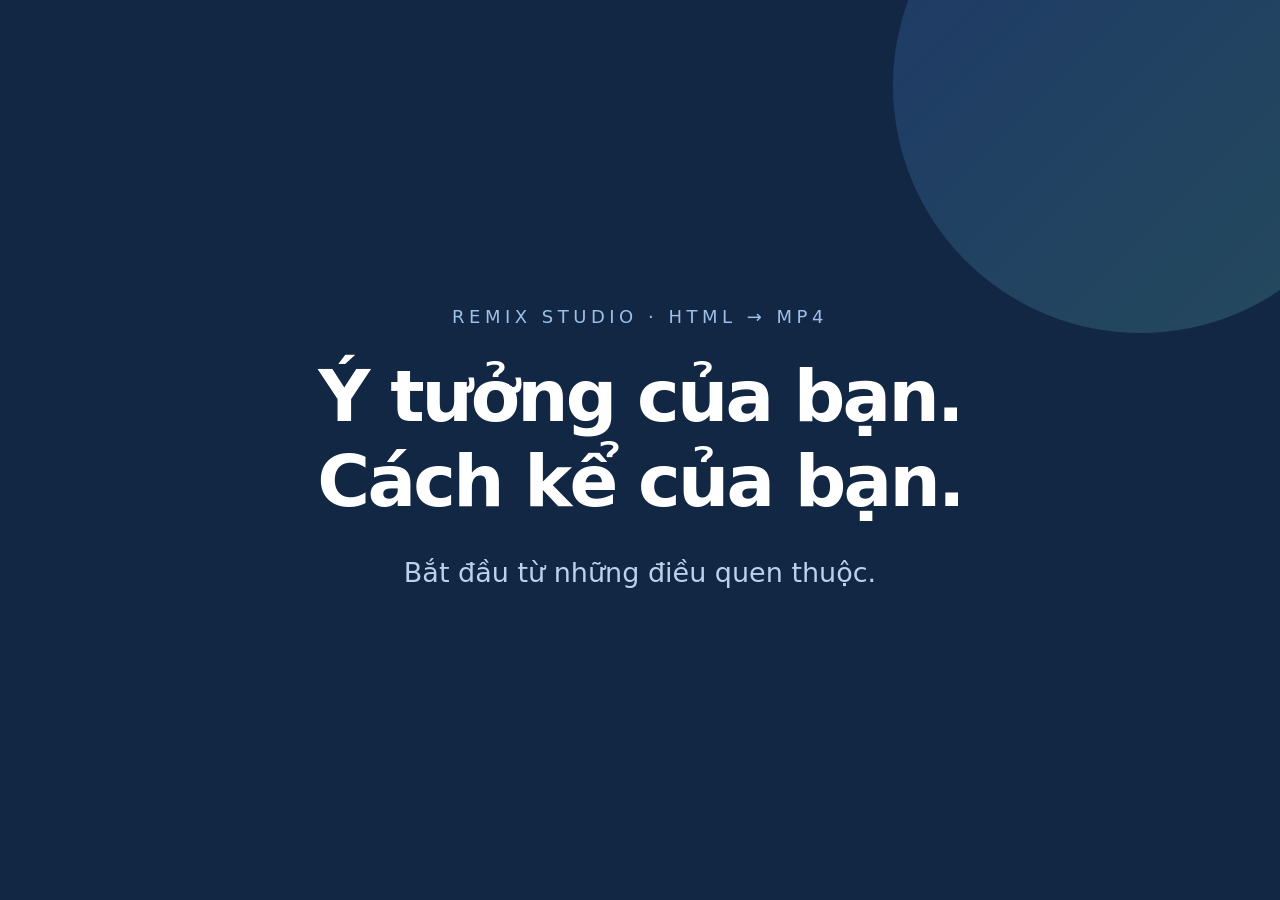
<file: templates/html-demo.html>
<!doctype html><html lang="vi"><head><meta charset="utf-8"><title>Những ý tưởng bắt đầu từ đây</title><style>
:root{font-family:system-ui,sans-serif;color:#fff;background:#122744}*{box-sizing:border-box}body{margin:0;overflow:hidden}.scene{position:absolute;inset:0;display:flex;align-items:center;justify-content:center;flex-direction:column;padding:8vmin;text-align:center;opacity:0;gap:3vmin}.scene.active{opacity:1}.scene:nth-of-type(2){background:#204b68}.scene:nth-of-type(3){background:#35486e}.label{font-size:2vmin;letter-spacing:.5vmin;color:#9dbfe8}h1{font-size:8vmin;line-height:1.18;letter-spacing:-.3vmin;margin:0;max-width:90vw}p{font-size:3vmin;line-height:1.6;color:#bdd1ea;margin:0}.orb{position:absolute;width:55vmin;height:55vmin;border-radius:50%;background:linear-gradient(135deg,#4678e5,#68c9b1);opacity:.22;right:-12vmin;top:-18vmin}.scene.active .orb{animation:orbit 5s linear infinite}.scene.active h1{animation:rise .8s ease-out both}.scene.active p{animation:rise .8s .25s ease-out both}.pill{font-size:2vmin;padding:1vmin 2vmin;border-radius:8vmin;background:#ffffff12;color:#b4d2ff}@keyframes rise{from{opacity:0;transform:translateY(5vmin)}to{opacity:1;transform:none}}@keyframes orbit{to{transform:rotate(360deg) scale(1.15)}}
</style></head><body><section class="scene active" data-t="3" data-say="Một ý tưởng nhỏ có thể mở ra một câu chuyện mới."><div class="orb"></div><span class="label">REMIX STUDIO · HTML → MP4</span><h1>Ý tưởng của bạn.<br>Cách kể của bạn.</h1><p>Bắt đầu từ những điều quen thuộc.</p></section><section class="scene" data-t="3" data-say="Sắp xếp từng cảnh, thêm lời đọc và để nội dung chuyển động."><div class="orb"></div><span class="label">TỪ NỘI DUNG ĐẾN CHUYỂN ĐỘNG</span><h1>Mỗi phân cảnh,<br>một dấu ấn riêng.</h1><p>HTML · CSS animation · Lời đọc · Phụ đề</p></section><section class="scene" data-t="3" data-say="Câu chuyện đã sẵn sàng. Hãy chia sẻ điều bạn muốn nói."><div class="orb"></div><span class="label">SẴN SÀNG CHO CÂU CHUYỆN TIẾP THEO</span><h1>Đến lúc<br>kể câu chuyện của bạn.</h1><span class="pill">Tạo bằng Remix Studio</span></section></body></html>
</file>
<file: style.css>
:root{--navy:#142743;--blue:#2563eb;--ink:#182b49;--muted:#77859a;--line:#e5eaf1;--bg:#f5f7fb;--green:#228363;--font:Inter,ui-sans-serif,system-ui,-apple-system,BlinkMacSystemFont,"Segoe UI",sans-serif}*{box-sizing:border-box}body{margin:0;background:var(--bg);color:var(--ink);font:14px/1.6 var(--font)}button,input,select,textarea{font:inherit}button,a,input,select,textarea{outline-offset:4px}button{cursor:pointer}a{color:inherit;text-decoration:none}button:disabled{cursor:wait;opacity:.5}aside{position:fixed;inset:0 auto 0 0;width:244px;background:var(--navy);color:#bdc9db;padding:31px 20px;z-index:20;display:flex;flex-direction:column}.brand{display:flex;gap:12px;color:white;align-items:center;font-size:23px;font-weight:750;letter-spacing:-1px}.brand-mark{width:43px;height:43px;background:#497cf4;display:grid;place-items:center;border-radius:13px;font-size:29px;position:relative}.brand-mark span{position:absolute;font-size:16px;right:2px;top:-3px}.brand-light{font-weight:350}.brand small{display:block;font-size:8px;letter-spacing:2.1px;color:#8fa7c8;margin-top:0}.workspace{margin:34px 0 30px;padding:12px 9px;border:1px solid #334560;border-radius:10px;display:flex;gap:10px;align-items:center;color:#f0f3fa;font-size:12px}.workspace>span:last-child{margin-left:auto}.workspace small,.sidebar-bottom small{display:block;color:#91a4bd;font-size:10px}.avatar{background:#d9e6ff;color:#2f5ca6;width:34px;height:34px;display:grid;place-items:center;border-radius:10px;font-weight:750}.avatar.small{width:31px;height:31px;font-size:12px}.nav-label{font-size:10px;letter-spacing:1.7px;color:#7f94b2;margin:0 14px 10px}nav{display:flex;flex-direction:column;gap:5px}.nav-item{display:flex;align-items:center;gap:13px;padding:12px 14px;border-radius:9px;font-size:13px;position:relative}.nav-item:hover{background:#213958}.nav-item.active{background:#294365;color:white}.nav-item.active:before{content:"";position:absolute;left:-20px;height:24px;background:#78a5ff;width:3px;border-radius:2px}.nav-item svg{width:19px;height:19px;opacity:.85}.nav-item .count{margin-left:auto;font-size:10px;border-radius:5px;background:#ffffff12;padding:0 6px}.nav-divider{height:1px;background:#2b3e5a;margin:20px 12px}.sidebar-bottom{margin-top:auto;padding:20px 7px 0;display:flex;align-items:center;gap:9px;font-size:11px}.privacy-dot{width:7px;height:7px;border-radius:50%;background:#6bc6ac}.shell{margin-left:244px}header{height:77px;display:flex;justify-content:space-between;align-items:center;padding:0 38px;border-bottom:1px solid var(--line);background:#fff}.breadcrumb{font-size:12px;color:#8a97a9}.breadcrumb span{margin:0 12px;color:#c9d2de}.breadcrumb b{font-weight:500;color:#4c5f7b}.header-end{display:flex;align-items:center;gap:18px}.local-pill{font-size:11px;color:#667b94;display:flex;align-items:center;gap:6px}.local-pill i{width:6px;height:6px;background:#36a77a;border-radius:100%}.icon{background:transparent;border:1px solid var(--line);width:30px;height:30px;border-radius:50%;color:#7d8ba0}.mobile{display:none}main{padding:32px 38px 20px;min-height:calc(100vh - 135px);max-width:1600px;margin:auto}.page-head{display:flex;align-items:center;justify-content:space-between;margin-bottom:26px;gap:15px}.eyebrow{font-size:10px;letter-spacing:1.6px;color:#7e8fa7;font-weight:750}.page-head h1{font-size:27px;letter-spacing:-.8px;margin:4px 0 5px;font-weight:730}.page-head p{color:var(--muted);font-size:12px;margin:0}.btn{border:1px solid #dce3ee;border-radius:7px;background:white;color:#526781;padding:9px 15px;font-size:12px;font-weight:600;display:inline-flex;align-items:center;justify-content:center;gap:7px}.btn:hover{border-color:#9ab4dd;background:#f7faff}.btn.primary{background:var(--blue);color:white;border-color:var(--blue);box-shadow:0 3px 8px #2563eb13}.btn.primary:hover{background:#1b54d0}.btn.danger{color:#b64d58}.btn.tiny{font-size:11px;padding:6px 10px}.btn svg{width:15px;height:15px}.actions{display:flex;gap:8px;align-items:center}.hero{background:#e9effb;border:1px solid #dce5f7;border-radius:14px;display:grid;grid-template-columns:1.3fr 1fr;overflow:hidden;min-height:244px;margin-bottom:23px}.hero-copy{padding:30px 32px}.hero .eyebrow{color:#4f72ac;letter-spacing:1.9px;font-size:9px}.hero h2{font-size:29px;line-height:1.35;letter-spacing:-.9px;margin:11px 0 12px;max-width:460px;font-weight:740}.hero p{font-size:12px;color:#6e819e;max-width:370px;line-height:1.8;margin:0 0 21px}.hero-art{position:relative;display:grid;place-items:center;isolation:isolate;overflow:hidden}.art-circle{position:absolute;width:290px;height:290px;border:1px solid #cddafa;border-radius:50%}.art-circle:after{content:"";position:absolute;inset:25px;border:1px dashed #c8d6f4;border-radius:50%}.art-tile{width:118px;height:185px;border:5px solid white;border-radius:14px;box-shadow:0 15px 35px #47699e25;position:absolute;transform:rotate(10deg) translate(42px,4px);background:linear-gradient(150deg,#b2c9f8,#718cc9);overflow:hidden}.art-tile.back{background:linear-gradient(140deg,#dfbfa3,#9a8067);transform:rotate(-13deg) translate(-45px,0)}.art-vase{height:90px;width:62px;border-radius:16px 16px 26px 26px;background:#f4e8d5;position:absolute;bottom:20px;left:21px;box-shadow:10px 5px 12px #343d6b19}.art-vase:before{content:"";position:absolute;left:14px;top:-19px;width:33px;height:25px;background:#f4e8d5;border-radius:5px}.art-vase.plant{background:#e8ebeb;height:50px;bottom:22px}.art-vase.plant:before{height:83px;background:#527664;top:-70px;border-radius:70% 0 60% 0;transform:rotate(-12deg)}.art-play{position:absolute;background:#ffffffee;color:#356bd4;width:44px;height:44px;border-radius:50%;display:grid;place-items:center;z-index:4;box-shadow:0 5px 20px #20386a22;font-size:16px}.art-label{position:absolute;bottom:22px;right:22px;z-index:5;background:white;padding:6px 12px;border-radius:7px;color:#608168;font-size:10px;box-shadow:0 5px 12px #243c6a10}.stats{display:grid;grid-template-columns:repeat(4,1fr);gap:15px;margin-bottom:28px}.stat{background:white;border:1px solid var(--line);border-radius:10px;padding:18px;display:flex;gap:13px;align-items:center}.stat-icon{width:39px;height:39px;display:grid;place-items:center;border-radius:10px;background:#edf3ff;color:#5d82d1}.stat-icon svg{width:19px}.stat:nth-child(2) .stat-icon{background:#edf7f3;color:#56a58b}.stat:nth-child(3) .stat-icon{background:#fff5e9;color:#bf965a}.stat:nth-child(4) .stat-icon{background:#f1effc;color:#8e7cc5}.stat small{display:block;font-size:10px;color:#8b98aa}.stat strong{font-size:23px;font-weight:700;letter-spacing:-.7px}.stat sub{font-size:10px;font-weight:400;color:#a0adbc;bottom:0;margin-left:5px}.section-head{display:flex;justify-content:space-between;align-items:center;margin-bottom:15px;gap:10px}.section-head h2{font-size:15px;margin:0;font-weight:700;letter-spacing:-.2px}.text-link{background:none;border:0;color:#5176b5;font-size:11px;cursor:pointer;padding:3px}.cards{display:grid;grid-template-columns:repeat(3,1fr);gap:18px}.card{border:1px solid var(--line);border-radius:11px;background:white;overflow:hidden}.project-cover{height:156px;position:relative;overflow:hidden;display:flex;align-items:center;justify-content:center;cursor:pointer}.project-cover img,.project-cover video{width:100%;height:100%;object-fit:cover}.project-cover .cover-overlay{position:absolute;inset:0;background:linear-gradient(transparent,#0e213d55)}.cover-badge{position:absolute;top:12px;left:12px;font-size:9px;color:#fff;background:#14274388;padding:3px 8px;border-radius:5px;backdrop-filter:blur(4px)}.cover-time{position:absolute;right:11px;bottom:10px;background:#15233c9e;color:white;font-size:9px;border-radius:4px;padding:2px 6px}.card-body{padding:15px 16px}.card-body h3{font-size:13px;margin:0 0 5px;font-weight:650}.card-meta{font-size:10px;color:#8f9bae;display:flex;gap:8px}.card-bottom{display:flex;justify-content:space-between;align-items:center;margin-top:13px}.badge{display:inline-flex;gap:5px;align-items:center;border-radius:5px;padding:3px 7px;font-size:9px;font-weight:550;background:#edf3ff;color:#517bc8}.badge.green{background:#eaf6f0;color:#3c9174}.badge.amber{background:#fff4df;color:#ab823d}.badge.gray{background:#f0f3f7;color:#7e8da3}.panel{background:white;border:1px solid var(--line);border-radius:11px;padding:22px;margin-bottom:20px}.grid-bottom{display:grid;grid-template-columns:1.3fr 1fr;gap:20px;margin-top:25px}.empty{padding:40px 20px;text-align:center;color:#8694a8}.empty svg{width:30px;height:30px;margin-bottom:7px;color:#b5c2d6}.empty h3{font-size:14px;color:#5a6f8e;margin:4px 0}.empty p{font-size:12px;margin:0 0 16px}.step{display:flex;gap:13px;align-items:flex-start;margin:15px 0}.step-num{background:#eff4ff;color:#537bbf;width:24px;height:24px;display:grid;place-items:center;border-radius:7px;font-size:10px;flex-shrink:0}.step b{font-size:11px;font-weight:650}.step p{font-size:10px;margin:1px 0 0;color:#8f9cb0}footer{padding:24px 38px;display:flex;gap:14px;align-items:center;font-size:8px;letter-spacing:1.5px;color:#94a2b6}footer span{font-size:10px;letter-spacing:0}footer button{margin-left:auto;border:0;background:none;color:#8b9bb2;font-size:10px}.toolbar{display:flex;gap:10px;align-items:center;margin-bottom:20px}.toolbar input{max-width:310px}.toolbar .right{margin-left:auto}.field{margin-bottom:16px}.field>label{display:block;font-size:11px;font-weight:650;color:#5e7290;margin-bottom:6px}.field small,.note{display:block;font-size:10px;color:#8c9cb1;margin-top:6px}input:not([type=checkbox]):not([type=range]),select,textarea{border:1px solid #dce4ef;border-radius:7px;padding:10px 12px;background:#fff;color:#2b4468;width:100%;font-size:12px}textarea{resize:vertical;min-height:80px}input:focus,select:focus,textarea:focus{border-color:#85a6ed;outline:2px solid #2563eb15}.editor{display:grid;grid-template-columns:minmax(0,1fr) 310px;gap:22px}.editor .panel{margin-bottom:18px}.editor-title{display:flex;gap:10px;margin-bottom:18px}.preview-wrap{background:#e9edf4;border-radius:8px;display:grid;place-items:center;padding:20px;min-height:400px;background-image:radial-gradient(#cdd6e4 .7px,transparent .7px);background-size:12px 12px}.preview-wrap canvas{max-height:410px;max-width:100%;background:#192a44;box-shadow:0 8px 25px #1e335b20;border-radius:3px;width:auto}.preview-actions{display:flex;gap:8px;align-items:center;justify-content:center;padding-top:12px}.scene-row{display:grid;grid-template-columns:36px 64px 1fr auto;align-items:center;gap:11px;padding:12px 0;border-bottom:1px solid #edf0f6}.scene-row:last-child{border-bottom:0}.scene-number{font-size:10px;color:#8d9fb9}.scene-thumb{width:64px;height:50px;border-radius:6px;background:#eaf0f8;object-fit:cover}.scene-row h4{font-size:11px;margin:0;font-weight:650}.scene-row p{font-size:10px;color:#8a99af;margin:2px 0 0}.scene-row.selected{background:#f4f7fe;margin:0 -10px;padding:12px 10px;border-radius:8px}.scene-buttons{display:flex;gap:4px}.scene-buttons button{border:0;background:transparent;color:#8192ac;padding:3px;font-size:12px}.dropzone{padding:25px;border:1.5px dashed #cbd9ec;text-align:center;border-radius:8px;background:#f9fbff;color:#6e88ad;cursor:pointer}.dropzone:hover{border-color:#6e98eb}.dropzone svg{width:25px;height:25px}.dropzone b{display:block;font-size:12px;margin:7px 0 3px}.dropzone small{font-size:10px;color:#99a6b9}.two{display:grid;grid-template-columns:1fr 1fr;gap:12px}.segmented{display:flex;padding:3px;background:#f0f3f8;border-radius:7px;gap:3px}.segmented button{border:0;padding:7px 10px;border-radius:5px;background:none;color:#8595ab;flex:1;font-size:11px}.segmented button.active{background:#fff;color:#3564b6;box-shadow:0 1px 4px #1c315b0c}.check{display:flex;gap:8px;align-items:center;font-size:11px;color:#6e8099;margin-bottom:12px}.check input{accent-color:var(--blue)}.info{background:#f0f5ff;border:1px solid #e0eafa;color:#6883aa;padding:12px 14px;font-size:11px;border-radius:7px;margin:12px 0;line-height:1.8}.info.amber{background:#fff8eb;border-color:#f3e7c9;color:#a08245}.file-name{font-size:10px;color:#8799b3;overflow-wrap:anywhere;display:block;margin-top:5px}.schedule-row{display:flex;align-items:center;gap:13px;padding:15px 0;border-bottom:1px solid var(--line)}.schedule-row:last-child{border:0}.date-box{width:43px;text-align:center;background:#f1f5fc;border-radius:7px;padding:4px;color:#6788ba;font-size:9px;flex-shrink:0}.date-box b{display:block;font-size:18px;color:#385983;line-height:1.3}.schedule-copy{flex:1}.schedule-copy h3{font-size:12px;margin:0}.schedule-copy p{font-size:10px;color:#8d9eb6;margin:3px 0}.channel-row{display:flex;align-items:center;gap:15px;padding:19px 0;border-bottom:1px solid var(--line)}.channel-row:last-child{border:0}.channel-avatar{width:42px;height:42px;border-radius:12px;background:#eef3fc;display:grid;place-items:center;font-size:21px;color:#3c5e92}.channel-copy{flex:1}.channel-copy h3{font-size:13px;margin:0}.channel-copy small{font-size:11px;color:#8c9eb6}.log-row{padding:14px 0;border-bottom:1px solid var(--line);display:flex;align-items:flex-start;gap:12px;font-size:12px}.log-row small{display:block;color:#95a4b9;font-size:10px}.log-dot{width:7px;height:7px;background:#84a6dc;border-radius:100%;margin-top:7px}.calendar-week{display:grid;grid-template-columns:repeat(7,1fr);gap:10px;margin-bottom:22px}.calendar-day{padding:13px 5px;text-align:center;border:1px solid var(--line);background:white;border-radius:8px;font-size:10px;color:#8294af}.calendar-day strong{display:block;font-size:21px;color:#42618b}.calendar-day.today{background:#eaf1ff;border-color:#c4d8ff;color:#4b7cc8}.calendar-day i{display:block;width:4px;height:4px;margin:7px auto 0;background:#76a2f5;border-radius:50%}.settings-grid{display:grid;grid-template-columns:1fr 1fr;gap:20px}dialog{border:1px solid #e1e8f2;border-radius:15px;box-shadow:0 25px 100px #0b203d33;padding:27px;width:min(550px,calc(100% - 30px));max-height:90vh;color:var(--ink)}dialog::backdrop{background:#11243c66;backdrop-filter:blur(3px)}dialog h2{font-size:21px;margin:0 0 7px}dialog p{color:#8191a7;font-size:12px}dialog .actions{justify-content:flex-end;margin-top:24px}#toast{position:fixed;bottom:25px;left:50%;transform:translateX(-50%) translateY(100px);transition:.2s;background:#203754;color:white;box-shadow:0 5px 20px #0002;border-radius:9px;padding:12px 20px;z-index:100;font-size:12px;max-width:90vw}#toast.show{transform:translateX(-50%) translateY(0)}#busy{position:fixed;inset:0;background:#142743aa;backdrop-filter:blur(6px);z-index:80;display:grid;place-items:center}#busy[hidden]{display:none}#busy>div{background:white;padding:35px;width:min(460px,90vw);border-radius:16px}#busy h2{font-size:22px}#busy p{font-size:12px;color:#8796ad}progress{width:100%;height:10px;accent-color:var(--blue);margin:20px 0 10px}.busy-bottom{display:flex;align-items:center;justify-content:space-between}.tagline{font-size:10px;color:#9aabc0;margin:15px 0 0}.title-edit{font-size:18px!important;font-weight:650}.output-preview{width:100%;max-height:400px;background:#152b48;border-radius:7px}.full{width:100%}.hidden{display:none!important}.muted{color:#8c9db4}.spacer{height:14px}.help-list{font-size:12px;color:#657e9d;padding-left:20px}.help-list li{margin:12px 0}.storage-bar{height:6px;background:#edf1f7;border-radius:10px;margin:16px 0}.storage-bar span{display:block;height:100%;background:#648ded;border-radius:10px}
@media(min-width:1500px){.hero{min-height:280px}.hero-copy{padding:40px}.project-cover{height:190px}}@media(max-width:1150px){aside{width:215px;padding:25px 15px}.shell{margin-left:215px}main{padding:27px 24px}.nav-item.active:before{left:-15px}.brand{font-size:20px}header{padding:0 24px}.editor{grid-template-columns:minmax(0,1fr) 270px;gap:16px}.stat{padding:14px;gap:8px}.stat-icon{width:30px;height:34px}.hero h2{font-size:25px}.hero-copy{padding:25px}.hero-art{min-width:200px}}@media(max-width:900px){.editor{grid-template-columns:1fr}.editor>aside{position:static}.editor-settings{display:grid;grid-template-columns:1fr 1fr;gap:16px}.cards{grid-template-columns:repeat(2,1fr)}.stats{grid-template-columns:repeat(2,1fr)}.grid-bottom{grid-template-columns:1fr}.hero{grid-template-columns:1fr 200px}.settings-grid{grid-template-columns:1fr}}@media(max-width:680px){aside{transform:translateX(-100%);width:244px;transition:.2s;box-shadow:10px 0 40px #14274330}aside.open{transform:translateX(0)}.shell{margin-left:0}header{height:61px;padding:0 18px;gap:10px}.mobile{display:inline-block;border:0;border-radius:5px}.breadcrumb{flex:1;font-size:10px}.breadcrumb>span{margin:0 6px}.header-end{gap:10px}.local-pill{display:none}main{padding:24px 18px}.page-head{align-items:flex-start;margin-bottom:20px}.page-head h1{font-size:23px}.page-head p{font-size:11px;max-width:240px}.page-head .btn{padding:9px 10px;font-size:10px}.hero{grid-template-columns:1fr}.hero-copy{padding:24px}.hero h2{font-size:27px}.hero-art{display:none}.stats{gap:10px;margin-bottom:23px}.stat{padding:13px}.stat strong{font-size:22px}.stat small{font-size:9px}.cards{gap:12px;grid-template-columns:1fr}.project-cover{height:190px}.grid-bottom{margin-top:20px}.panel{padding:17px}.editor-settings{display:block}.preview-wrap{min-height:360px}.preview-wrap canvas{max-height:360px}.scene-row{grid-template-columns:22px 48px 1fr auto;gap:7px}.scene-thumb{width:48px;height:43px}.calendar-week{gap:5px}.calendar-day{font-size:8px;padding:9px 2px}.calendar-day strong{font-size:18px}.schedule-row{flex-wrap:wrap}.channel-row{gap:9px;flex-wrap:wrap}.channel-copy{min-width:150px}.toolbar{flex-wrap:wrap}.toolbar .right{margin-left:0}.toolbar input{max-width:none}footer{padding:20px 18px;flex-wrap:wrap;gap:8px}footer span{display:none}.title-edit{font-size:15px!important}.two{gap:8px}}
.html-mode{display:flex;align-items:center;gap:12px;background:#fff8eb;border:1px solid #eee2c6;border-radius:9px;padding:14px 18px;margin-bottom:22px;color:#9b824e}.html-mode.ready{background:#edf8f3;border-color:#d4eadd;color:#488971}.html-mode .privacy-dot{background:currentColor;flex-shrink:0}.html-mode b{font-size:12px;display:block}.html-mode small{display:block;font-size:10px;line-height:1.8;opacity:.85}.html-mode .text-link{margin-left:auto;white-space:nowrap}.html-layout{display:grid;grid-template-columns:250px minmax(0,1fr);gap:20px}.html-layout .panel{padding:19px}.html-projects{margin-top:16px;display:grid;gap:8px}.html-project{width:100%;border:1px solid var(--line);border-radius:8px;padding:12px;background:#fff;text-align:left;color:#526c92}.html-project.active{background:#eef4ff;border-color:#a4bee9}.html-project b{font-size:12px;display:block}.html-project small{font-size:10px;color:#8da0b8;display:block;margin-top:5px}.html-code{background:#f1f5fb;border-radius:6px;padding:12px;font-size:10px;line-height:1.8;overflow:auto;color:#4a6997}.html-preview-stage{display:grid;place-items:center;background:#e8edf5;padding:10px;border-radius:8px;min-height:190px}.html-preview-stage iframe{display:block;aspect-ratio:16/9;width:100%;border:0;background:#142743;border-radius:4px}.html-preview-bar{display:flex;justify-content:space-between;gap:12px;margin:13px 0;font-size:10px;color:#6b85aa}.html-preview-bar small{font-size:9px;color:#9aabc0}.html-scenes{max-height:350px;overflow:auto}.html-scene{display:grid;grid-template-columns:25px 100px minmax(0,1fr);gap:10px;border-bottom:1px solid var(--line);padding:12px 0}.html-scene.active{background:#f8faff}.html-scene label>span{font-size:8px;letter-spacing:.6px;color:#879ab4;display:block;margin-bottom:6px}.html-scene textarea{min-height:65px;font-size:11px;padding:8px}.html-scene-index{background:none;border:0;color:#8ba0be;font-size:10px;padding:3px;align-self:start;margin-top:24px}.html-scene.active .html-scene-index{color:var(--blue);font-weight:750}.html-options{display:grid;grid-template-columns:repeat(3,minmax(0,1fr));gap:0 13px}.html-options .field label{font-size:10px}.html-job{padding:16px 0;border-bottom:1px solid var(--line)}.html-job:last-child{border:0}.html-job h3{font-size:12px;margin:0}.html-job p,.html-job small{font-size:10px;color:#869bb7;display:block;margin:3px 0;overflow-wrap:anywhere}.html-job progress{height:7px;margin:5px 0}.html-job .section-head{margin-bottom:6px}@media(min-width:1550px){.html-layout{grid-template-columns:290px minmax(0,1fr)}}@media(max-width:1100px){.html-layout{grid-template-columns:210px minmax(0,1fr)}.html-options{grid-template-columns:1fr 1fr}.html-scene{grid-template-columns:20px 76px minmax(0,1fr);gap:7px}.html-preview-bar{flex-wrap:wrap}}@media(max-width:850px){.html-layout{grid-template-columns:1fr}.html-layout>div:first-child{display:grid;grid-template-columns:1fr 1fr;gap:15px}.html-projects{max-height:180px;overflow:auto}}@media(max-width:600px){.html-layout>div:first-child{display:block}.html-mode{padding:12px}.html-mode .text-link{font-size:9px}.html-scene{grid-template-columns:19px 70px minmax(0,1fr);gap:6px}.html-options{gap:0 10px}.html-preview-stage{padding:5px}.html-layout .panel{padding:14px}.html-mode b{font-size:11px}.html-mode small{font-size:9px}.html-job .section-head{gap:8px}.html-job h3{max-width:200px}}
@media(max-width:680px){.page-head{flex-wrap:wrap}.page-head .actions{flex-wrap:wrap}.page-head:has([data-h="sample-video"])>.actions{width:100%}.html-scene label{min-width:0}.html-mode>div{min-width:0}}

.auto-grid{display:grid;grid-template-columns:repeat(2,minmax(0,1fr));gap:20px;margin-top:20px}.auto-card .field{margin-bottom:14px}.auto-card p{line-height:1.65}.auto-card .editor-options{display:grid;grid-template-columns:1fr 1fr;gap:14px}.auto-card .check{align-items:flex-start}.auto-card .actions{flex-wrap:wrap}.auto-card h2{font-size:18px}@media(max-width:1000px){.auto-grid{grid-template-columns:1fr}}
.pro-toolbar{display:flex;gap:9px;flex-wrap:wrap;margin-bottom:16px}.pro-toolbar input{flex:1;min-width:160px}.pro-toolbar select{max-width:230px}.pro-layout{display:grid;grid-template-columns:220px minmax(260px,1fr) 245px;gap:16px;align-items:start}.pro-media,.pro-inspector{max-height:660px;overflow:auto}.pro-media article{background:#f3f6fa;border-radius:9px;padding:12px;margin:9px 0;overflow-wrap:anywhere}.pro-media small{display:block;color:#7a8697;margin:6px 0}.pro-media .actions{gap:8px}.pro-monitor{background:#e8edf5}.pro-monitor #pro-stage{position:relative;container-type:inline-size;background:#0c1423;overflow:hidden;max-height:430px;max-width:100%;margin:auto}.pro-monitor #pro-stage[style*="9/16"]{width:240px}.pro-monitor #pro-stage>video,.pro-monitor #pro-stage>img{width:100%;height:100%;position:absolute;inset:0}.pro-monitor [hidden]{display:none!important}.pro-transport{display:flex;align-items:center;gap:8px;flex-wrap:wrap;margin:14px 0}.pro-monitor input[type=range]{width:100%}.pro-output{display:grid;grid-template-columns:1fr 1fr;gap:10px}.pro-properties{border-top:1px solid #e1e7ef;margin-top:12px;padding-top:14px}.pro-properties .field{margin-top:10px}.pro-timeline{margin-top:18px}.pro-track-scroll{overflow-x:auto}.pro-track-area{min-width:650px}.pro-track{display:grid;grid-template-columns:150px 1fr;gap:12px;margin:12px 0;align-items:center}.pro-track>b{font-size:12px;color:#6d7e96}.pro-lane{position:relative;height:58px;background:repeating-linear-gradient(90deg,#edf2f9 0,#edf2f9 calc(10% - 1px),#d8e1ee calc(10% - 1px),#d8e1ee 10%);border-radius:7px}.pro-clip{position:absolute;top:3px;height:52px;overflow:hidden;text-overflow:ellipsis;white-space:nowrap;border:1px solid #99bae7;background:#dae9ff;border-radius:6px;color:#254e87;font-size:11px;padding:6px;text-align:left;cursor:pointer}.pro-clip small{display:block}.pro-clip.titles{background:#ffe9bc;border-color:#e6be76}.pro-clip.audio{background:#d7f1e7;border-color:#95c9b5}.pro-clip.overlays{background:#e8ddfa;border-color:#bfa5e4}.pro-clip.selected{outline:2px solid #2965e8;z-index:2}.pro-inspector h3{font-size:14px}@media(max-width:1250px){.pro-layout{grid-template-columns:180px minmax(230px,1fr)}.pro-inspector{grid-column:1/-1;max-height:none}.pro-output{grid-template-columns:repeat(4,1fr)}.pro-properties{max-width:650px}}@media(max-width:700px){.pro-layout{grid-template-columns:1fr}.pro-media{max-height:260px}.pro-output{grid-template-columns:1fr 1fr}.pro-inspector{grid-column:auto}.pro-transport .btn{font-size:11px}.pro-track{grid-template-columns:120px 1fr}}
.pipeline-steps{display:flex;flex-wrap:wrap;gap:8px;margin:10px 0 20px}.pipeline-steps span{padding:10px 16px;background:#e7efff;color:#2a528d;border-radius:8px;font-size:12px;font-weight:700}
#sidebar{overflow-y:auto}#sidebar .brand,#sidebar .workspace,#sidebar>.nav-label{flex-shrink:0}#sidebar .sidebar-bottom{position:static;margin-top:25px;flex-shrink:0}#sidebar .nav-item{padding-top:9px;padding-bottom:9px}
.pro-layout .panel{padding:17px}.pro-monitor #pro-stage{max-height:320px}.pro-monitor #pro-stage[style*="9/16"]{width:180px}.pro-inspector,.pro-media{max-height:510px}
.hf-template-grid{display:grid;grid-template-columns:repeat(3,minmax(0,1fr));gap:15px;margin:22px 0}.hf-template{text-align:left;border:1px solid #dae3f0;border-radius:13px;background:white;padding:20px;color:var(--ink)}.hf-template span{font-size:11px;letter-spacing:2px;color:#6487be;display:block;margin-bottom:8px}.hf-template b{display:block;font-size:16px}.hf-template small{display:block;color:var(--muted);line-height:1.6;margin-top:8px}.hf-template.selected{border-color:#3773e9;box-shadow:0 0 0 2px #3773e914;background:#f2f6ff}.hf-workspace{display:grid;grid-template-columns:minmax(300px,1fr) minmax(280px,1fr);gap:20px;align-items:start}#hf-preview{container-type:inline-size;position:relative;background:radial-gradient(ellipse at 90% 15%,#1b4165,#0a1830 65%);color:#f6f9ff;padding:10% 8%;border-radius:12px;overflow:auto;display:flex;flex-direction:column;justify-content:flex-start;max-height:580px}#hf-preview[style*="9/16"]{max-width:320px;margin:auto}#hf-preview .hf-brand{font-size:2.5cqw;letter-spacing:.18em;color:var(--hf-accent);font-weight:700;margin-bottom:7%}#hf-preview h3{font-size:8cqw;line-height:1.15;letter-spacing:-.04em;margin:0 0 4%}#hf-preview p{font-size:3.5cqw;line-height:1.5;color:#bacde4;margin:0 0 5%}#hf-preview img{width:100%;max-height:30cqw;object-fit:contain;margin:3% 0}.hf-product-art{width:28%;aspect-ratio:1;display:grid;place-items:center;background:linear-gradient(135deg,var(--hf-accent),#9475f5);border-radius:25%;transform:rotate(-8deg);font-size:10cqw;margin:5% 0 8%}.hf-pills{display:flex;gap:2%;flex-wrap:wrap}.hf-pills span{font-size:2.5cqw;padding:2% 3%;border:1px solid #ffffff30;border-radius:25px;margin-bottom:2%}.hf-cta{font-size:3cqw;align-self:flex-start;background:var(--hf-accent);color:#0a1830;padding:3% 6%;border-radius:40px;margin-top:6%}.hf-kinetic strong{font-size:18cqw;color:var(--hf-accent);display:block}.hf-kinetic b{font-size:10cqw;line-height:1.1;display:block}.hf-chart label{display:flex;justify-content:space-between;font-size:3cqw}.hf-chart>div{margin:5% 0}.hf-chart>div>div{height:4cqw;background:#ffffff12;border-radius:4px}.hf-chart span{display:block;height:100%;background:linear-gradient(90deg,var(--hf-accent),#b0e5ff);border-radius:4px}@media(max-width:900px){.hf-workspace{grid-template-columns:1fr}}@media(max-width:650px){.hf-template-grid{grid-template-columns:1fr}.hf-template{padding:15px}.hf-template small{margin-top:4px}}

#hf-preview>*{flex-shrink:0}
</file>
